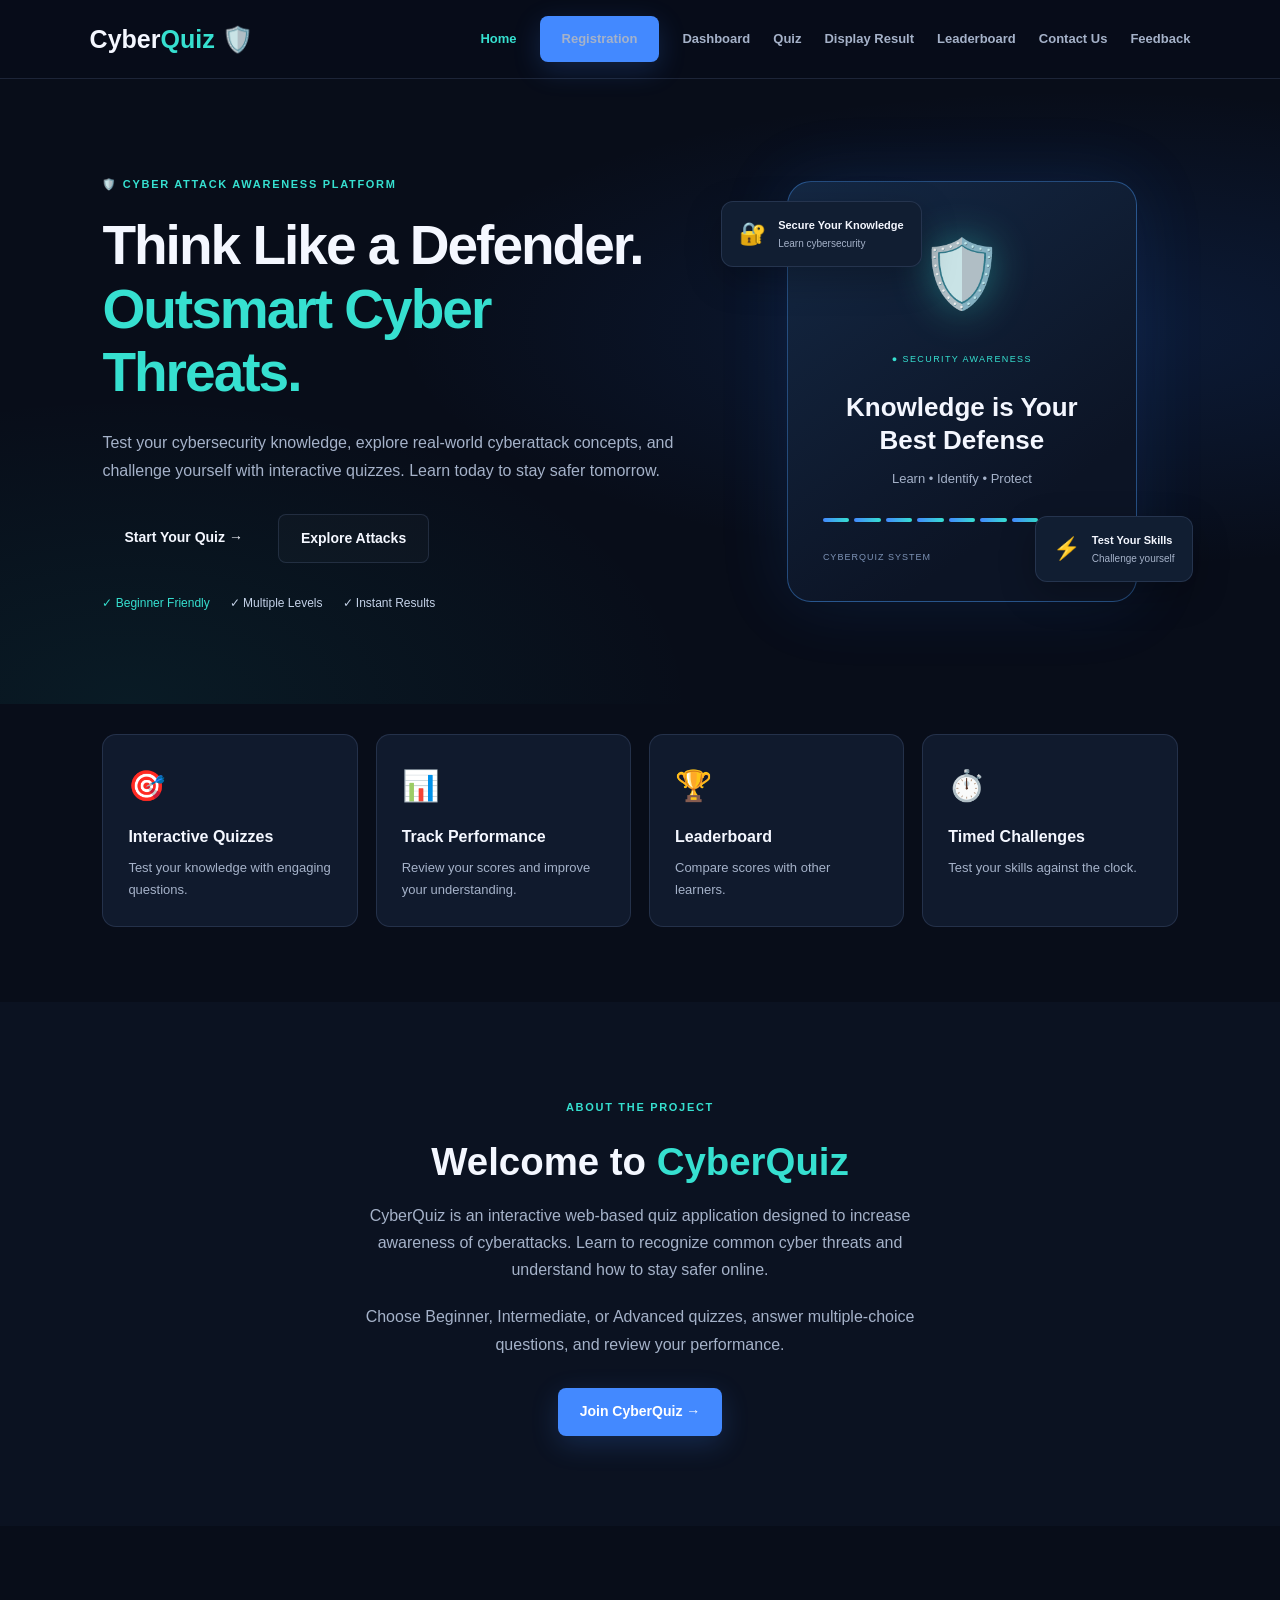
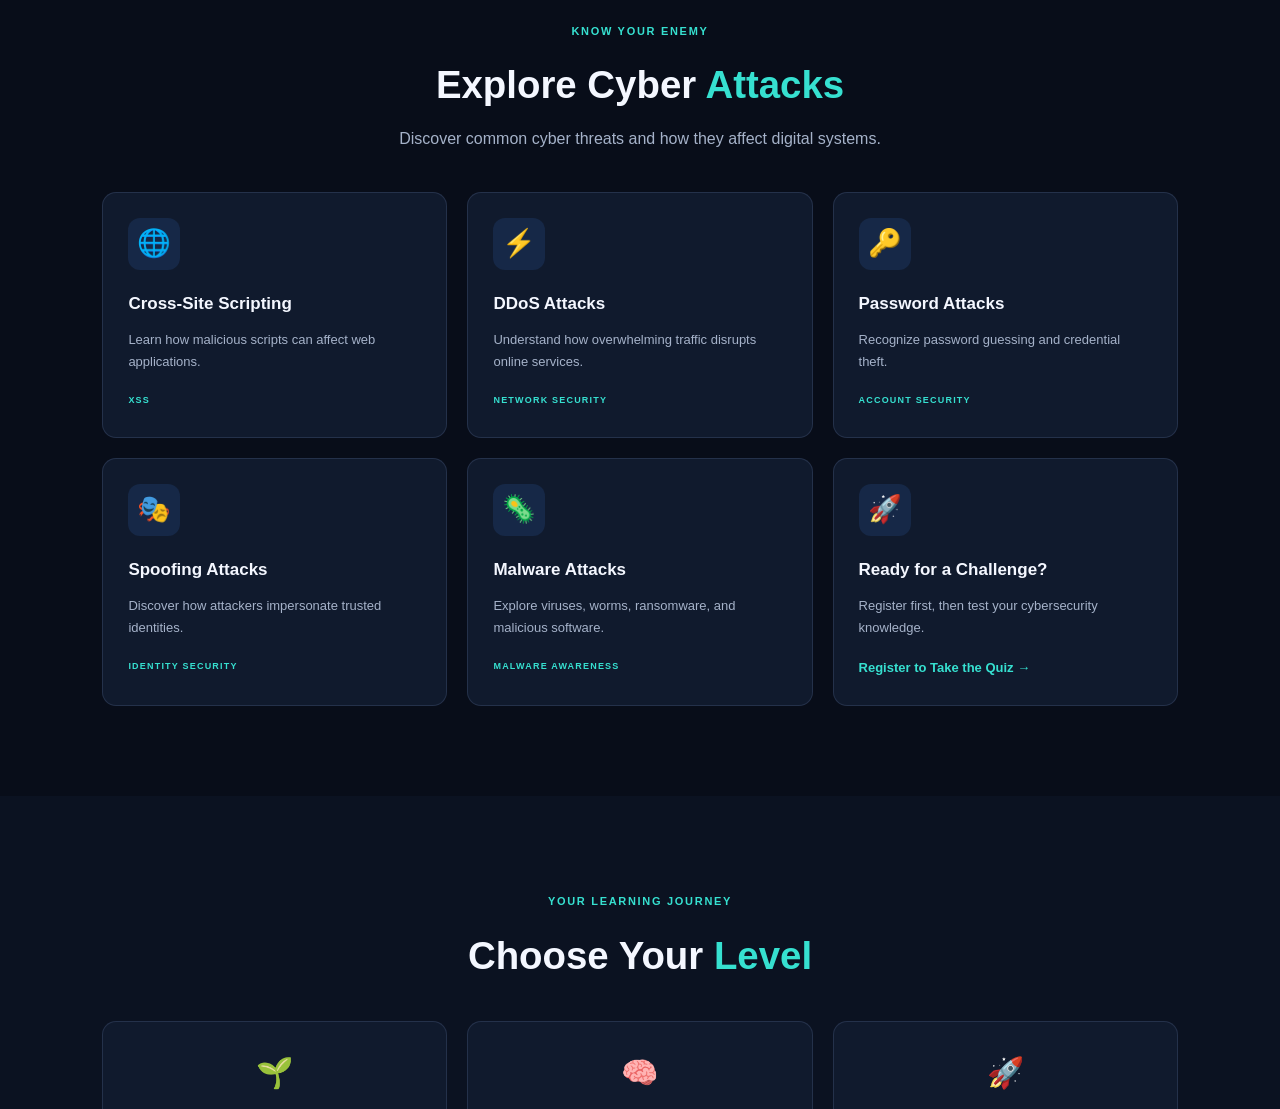
<file: index.html>
<!DOCTYPE html>
<html>
<head>
    <meta charset="UTF-8">
    <title>CyberQuiz</title>
    <meta http-equiv="refresh"
          content="0; url=Home%20page/home.html">
</head>
<body>
    <h1>Welcome to CyberQuiz!</h1>
    <a href="Home%20page/home.html">Open CyberQuiz</a>
    <a href="./Dashboard page/Dashboard.html">Dashboard</a>
<a href="./Result page/Result.html">Result</a>
<a href="Contact us/contact us.html">Contact Us</a>
</body>
</html>
</file>
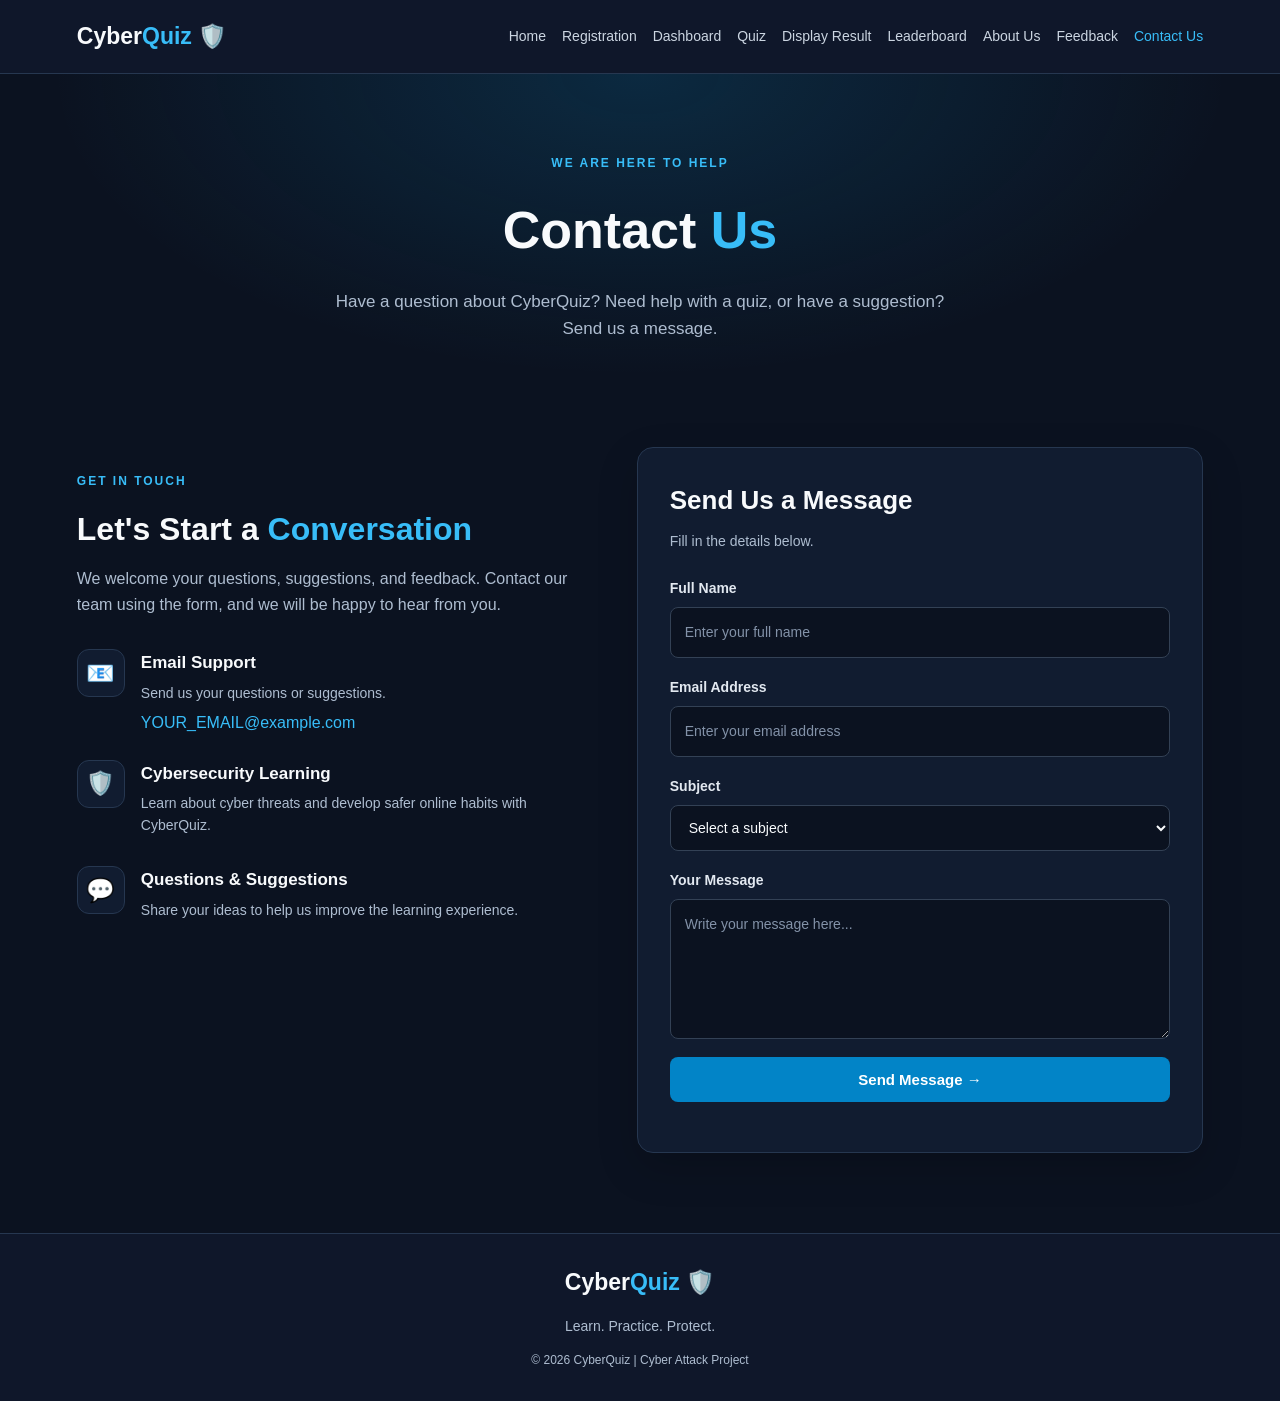
<file: Contact us/contact us.html>
<!DOCTYPE html>
<html lang="en">
<head>
  <meta charset="UTF-8">
  <meta name="viewport" content="width=device-width, initial-scale=1.0">

  <title>Contact Us | CyberQuiz</title>
  <link rel="stylesheet" href="contact us.css">
</head>

<body>

  <!-- Navigation Bar -->
  <header class="navbar">
    <a href="home.html" class="logo">
      Cyber<span>Quiz</span> 🛡️
    </a>

    <nav id="navLinks">
      <a href="home.html">Home</a>
      <a href="../Registration%20page/registration.html">Registration</a>
      <a href="../Dashboard%20page/Dashboard.html">Dashboard</a>
      <a href="../Quiz%20page/Quiz.html">Quiz</a>
      <a href="../Result%20page/Result.html">Display Result</a>
      <a href="../Learderboard%20page/leaderboard.html">Leaderboard</a>
      <a href="home.html#about">About Us</a>
      <a href="home.html#feedback">Feedback</a>
      <a href="contact us.html" class="active">Contact Us</a>
    </nav>

    <button class="menu-btn" id="menuBtn"
      aria-label="Toggle navigation"
      aria-expanded="false"
      type="button">☰</button>
  </header>

  <main>
    <!-- Contact Hero -->
    <section class="contact-hero">
      <span class="tag">WE ARE HERE TO HELP</span>
      <h1>Contact <span>Us</span></h1>
      <p>
        Have a question about CyberQuiz? Need help with a quiz,
        or have a suggestion? Send us a message.
      </p>
    </section>

    <!-- Contact Section -->
    <section class="contact-section">
      <div class="contact-container">

        <!-- Contact Information -->
        <div class="contact-info">
          <span class="tag">GET IN TOUCH</span>
          <h2>Let's Start a <span>Conversation</span></h2>

          <p>
            We welcome your questions, suggestions, and feedback.
            Contact our team using the form, and we will be happy
            to hear from you.
          </p>

          <div class="contact-item">
            <div class="contact-icon">📧</div>
            <div>
              <h3>Email Support</h3>
              <p>Send us your questions or suggestions.</p>
              <a href="mailto:YOUR_EMAIL@example.com">
                YOUR_EMAIL@example.com
              </a>
            </div>
          </div>

          <div class="contact-item">
            <div class="contact-icon">🛡️</div>
            <div>
              <h3>Cybersecurity Learning</h3>
              <p>
                Learn about cyber threats and develop safer
                online habits with CyberQuiz.
              </p>
            </div>
          </div>

          <div class="contact-item">
            <div class="contact-icon">💬</div>
            <div>
              <h3>Questions & Suggestions</h3>
              <p>
                Share your ideas to help us improve the learning
                experience.
              </p>
            </div>
          </div>
        </div>

        <!-- Contact Form -->
        <div class="contact-form-card">
          <h2>Send Us a Message</h2>
          <p class="form-description">
            Fill in the details below.
          </p>

          <form id="contactForm">
            <div class="form-group">
              <label for="contactName">Full Name</label>
              <input
                type="text"
                id="contactName"
                name="name"
                placeholder="Enter your full name"
                maxlength="80"
                autocomplete="name"
                required
              >
            </div>

            <div class="form-group">
              <label for="contactEmail">Email Address</label>
              <input
                type="email"
                id="contactEmail"
                name="email"
                placeholder="Enter your email address"
                autocomplete="email"
                required
              >
            </div>

            <div class="form-group">
              <label for="contactSubject">Subject</label>
              <select id="contactSubject" name="subject" required>
                <option value="">Select a subject</option>
                <option value="Quiz Help">Quiz Help</option>
                <option value="Registration Issue">Registration Issue</option>
                <option value="Technical Problem">Technical Problem</option>
                <option value="Suggestion">Suggestion</option>
                <option value="General Question">General Question</option>
              </select>
            </div>

            <div class="form-group">
              <label for="contactMessage">Your Message</label>
              <textarea
                id="contactMessage"
                name="message"
                rows="5"
                maxlength="2000"
                placeholder="Write your message here..."
                required
              ></textarea>
            </div>

            <button type="submit" class="submit-btn">
              Send Message →
            </button>

            <p id="contactStatus" role="status"
              aria-live="polite"></p>
          </form>
        </div>

      </div>
    </section>
  </main>

  <!-- Footer -->
  <footer class="footer">
    <a href="home.html" class="logo">
      Cyber<span>Quiz</span> 🛡️
    </a>

    <p>Learn. Practice. Protect.</p>

    <p class="copyright">
      © 2026 CyberQuiz | Cyber Attack Project
    </p>
  </footer>

  <script src="contact us.js"></script>
</body>
</html>
</file>
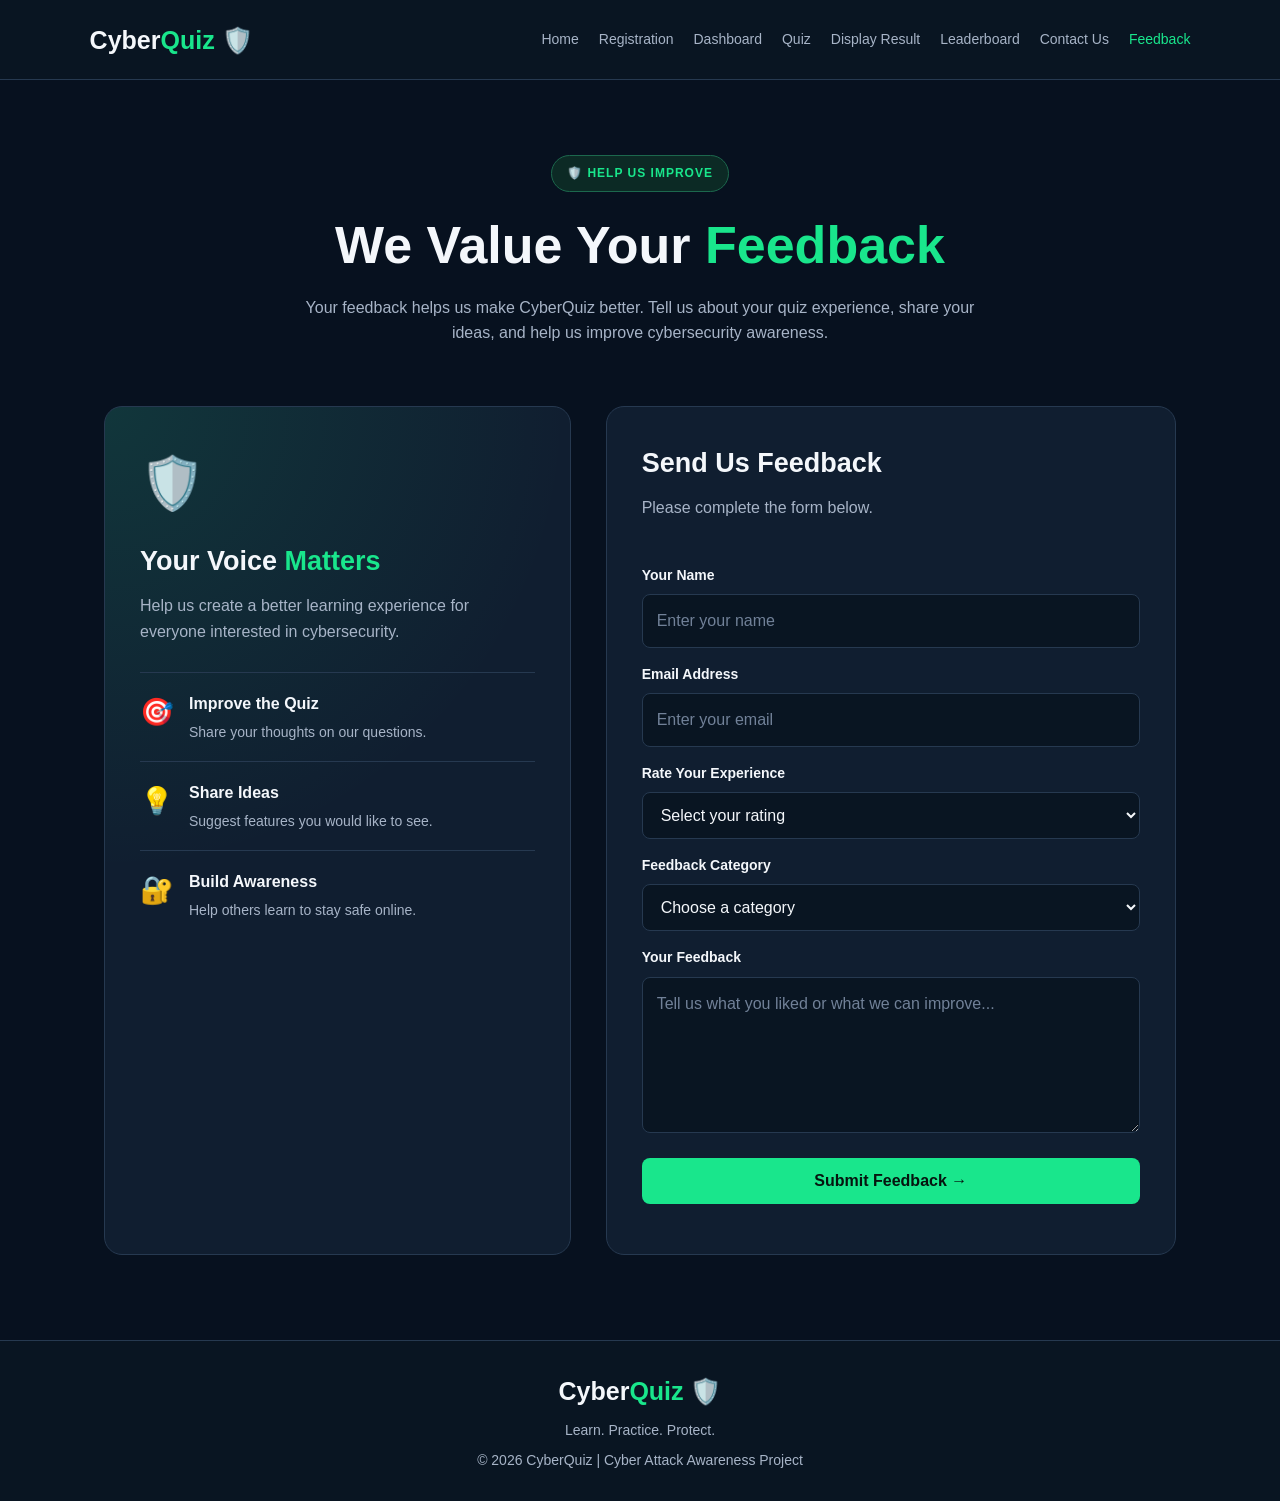
<file: Feedback page/feedback.html>
<!DOCTYPE html>
<html lang="en">
<head>
  <meta charset="UTF-8">
  <meta name="viewport" content="width=device-width, initial-scale=1.0">

  <title>CyberQuiz | Feedback</title>
  <link rel="stylesheet" href="feedback.css">
</head>

<body>

  <!-- Navigation Bar -->
  <header class="navbar">
    <a href="../Home%20page/home.html" class="logo">
      Cyber<span>Quiz</span> 🛡️
    </a>

    <nav>
      <a href="../Home%20page/home.html">Home</a>
      <a href="../Registration%20page/registration.html">Registration</a>
      <a href="../Dashboard%20page/Dashboard.html">Dashboard</a>
      <a href="../Quiz%20page/Quiz.html">Quiz</a>
      <a href="../Result%20page/Result.html">Display Result</a>
      <a href="../Learderboard%20page/leaderboard.html">Leaderboard</a>
      <a href="contact us.html">Contact Us</a>
      <a href="feedback.html" class="active">Feedback</a>
    </nav>
  </header>

  <main>
    <!-- Hero Section -->
    <section class="hero">
      <span class="tag">🛡️ HELP US IMPROVE</span>

      <h1>We Value Your <span>Feedback</span></h1>

      <p>
        Your feedback helps us make CyberQuiz better.
        Tell us about your quiz experience, share your ideas,
        and help us improve cybersecurity awareness.
      </p>
    </section>

    <!-- Feedback Form -->
    <section class="feedback-section">

      <div class="feedback-info">
        <div class="shield">🛡️</div>

        <h2>Your Voice <span>Matters</span></h2>

        <p>
          Help us create a better learning experience for
          everyone interested in cybersecurity.
        </p>

        <div class="info-item">
          <span>🎯</span>
          <div>
            <h3>Improve the Quiz</h3>
            <p>Share your thoughts on our questions.</p>
          </div>
        </div>

        <div class="info-item">
          <span>💡</span>
          <div>
            <h3>Share Ideas</h3>
            <p>Suggest features you would like to see.</p>
          </div>
        </div>

        <div class="info-item">
          <span>🔐</span>
          <div>
            <h3>Build Awareness</h3>
            <p>Help others learn to stay safe online.</p>
          </div>
        </div>
      </div>

      <div class="feedback-form">
        <h2>Send Us Feedback</h2>
        <p class="subtitle">Please complete the form below.</p>

        <form id="feedbackForm">

          <label for="name">Your Name</label>
          <input
            type="text"
            id="name"
            name="name"
            placeholder="Enter your name"
            required
          >

          <label for="email">Email Address</label>
          <input
            type="email"
            id="email"
            name="email"
            placeholder="Enter your email"
            required
          >

          <label for="rating">Rate Your Experience</label>
          <select id="rating" name="rating" required>
            <option value="">Select your rating</option>
            <option value="5">⭐⭐⭐⭐⭐ Excellent</option>
            <option value="4">⭐⭐⭐⭐ Very Good</option>
            <option value="3">⭐⭐⭐ Good</option>
            <option value="2">⭐⭐ Fair</option>
            <option value="1">⭐ Needs Improvement</option>
          </select>

          <label for="category">Feedback Category</label>
          <select id="category" name="category" required>
            <option value="">Choose a category</option>
            <option value="Quiz Questions">Quiz Questions</option>
            <option value="Website Design">Website Design</option>
            <option value="Results and Scores">Results and Scores</option>
            <option value="Technical Issue">Technical Issue</option>
            <option value="Suggestions">Suggestions</option>
            <option value="Other">Other</option>
          </select>

          <label for="message">Your Feedback</label>
          <textarea
            id="message"
            name="message"
            rows="5"
            placeholder="Tell us what you liked or what we can improve..."
            required
          ></textarea>

          <button type="submit" class="submit-btn">
            Submit Feedback →
          </button>

          <p id="feedbackMessage" role="status"></p>
        </form>
      </div>

    </section>
  </main>

  <!-- Footer -->
  <footer>
    <a href="../Home%20page/home.html" class="logo">
      Cyber<span>Quiz</span> 🛡️
    </a>

    <p>Learn. Practice. Protect.</p>
    <p>© 2026 CyberQuiz | Cyber Attack Awareness Project</p>
  </footer>

  <script src="feedback.js"></script>
</body>
</html>
</file>
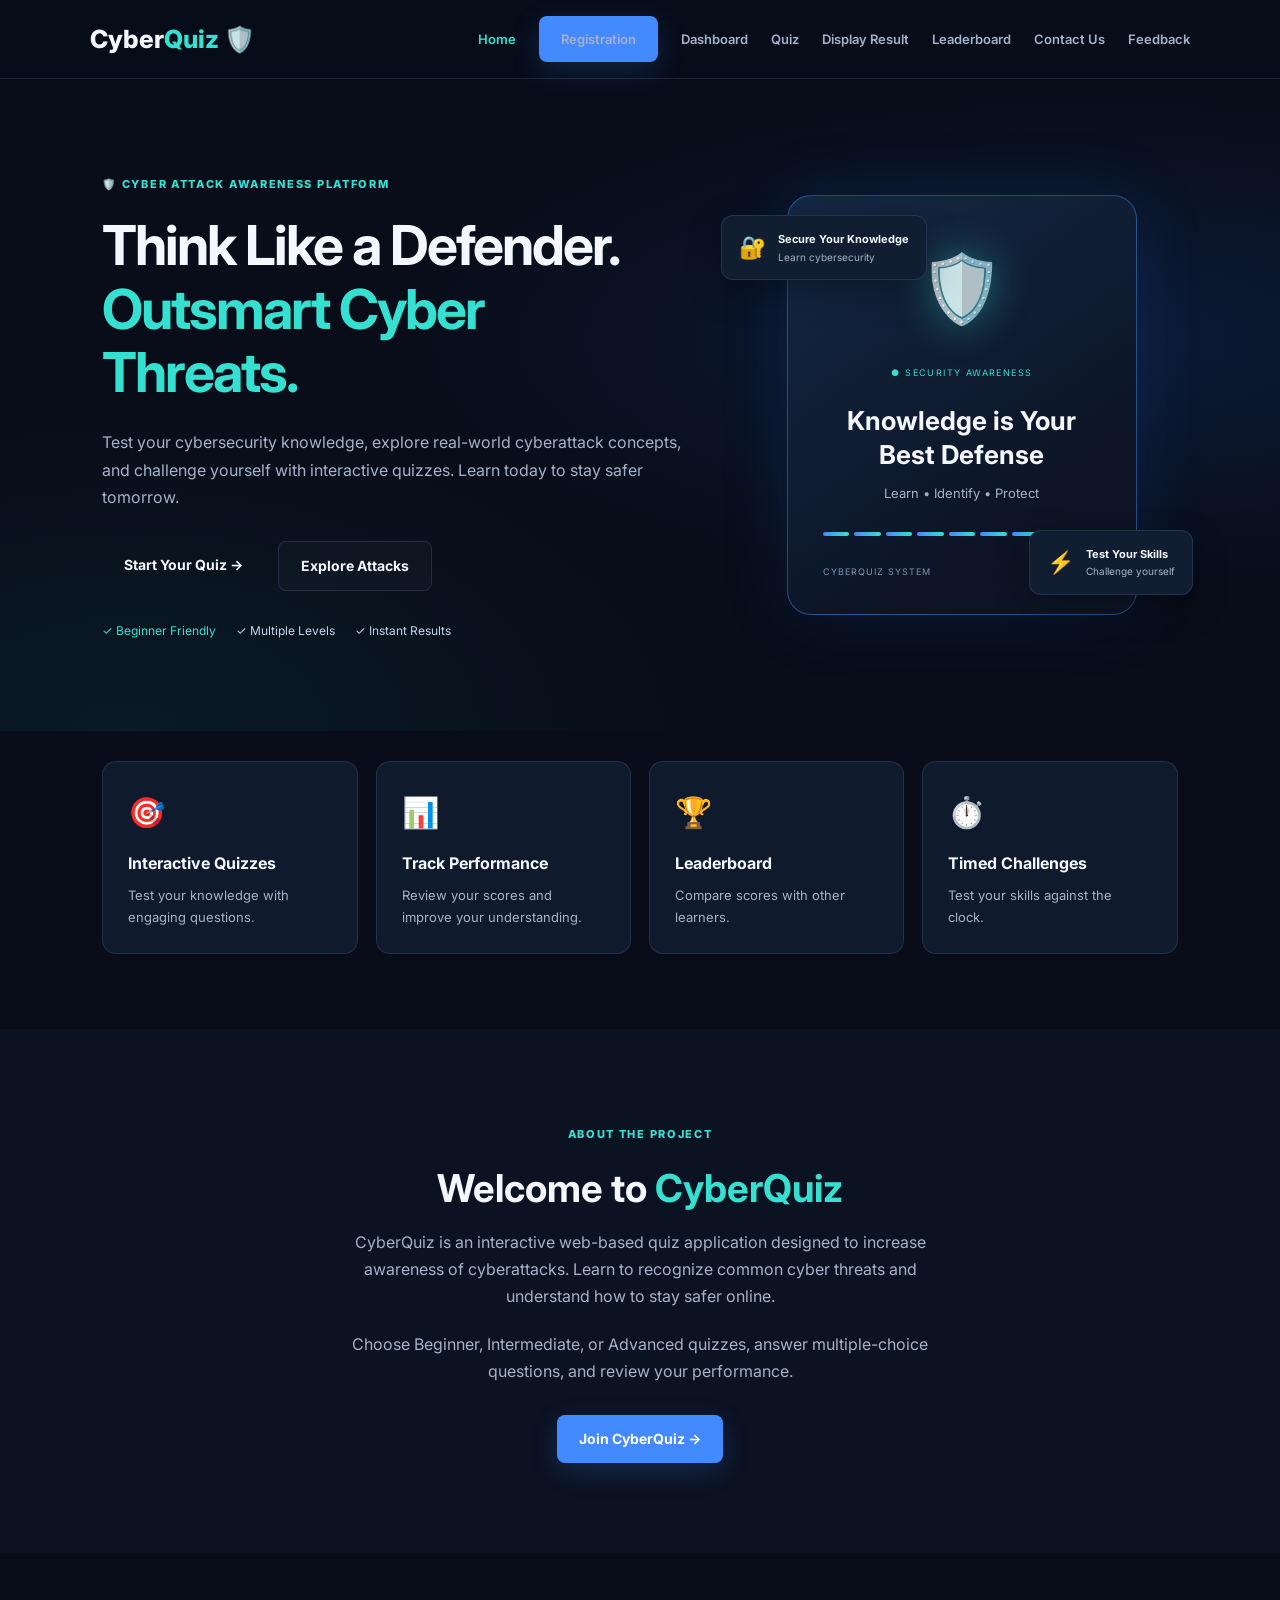
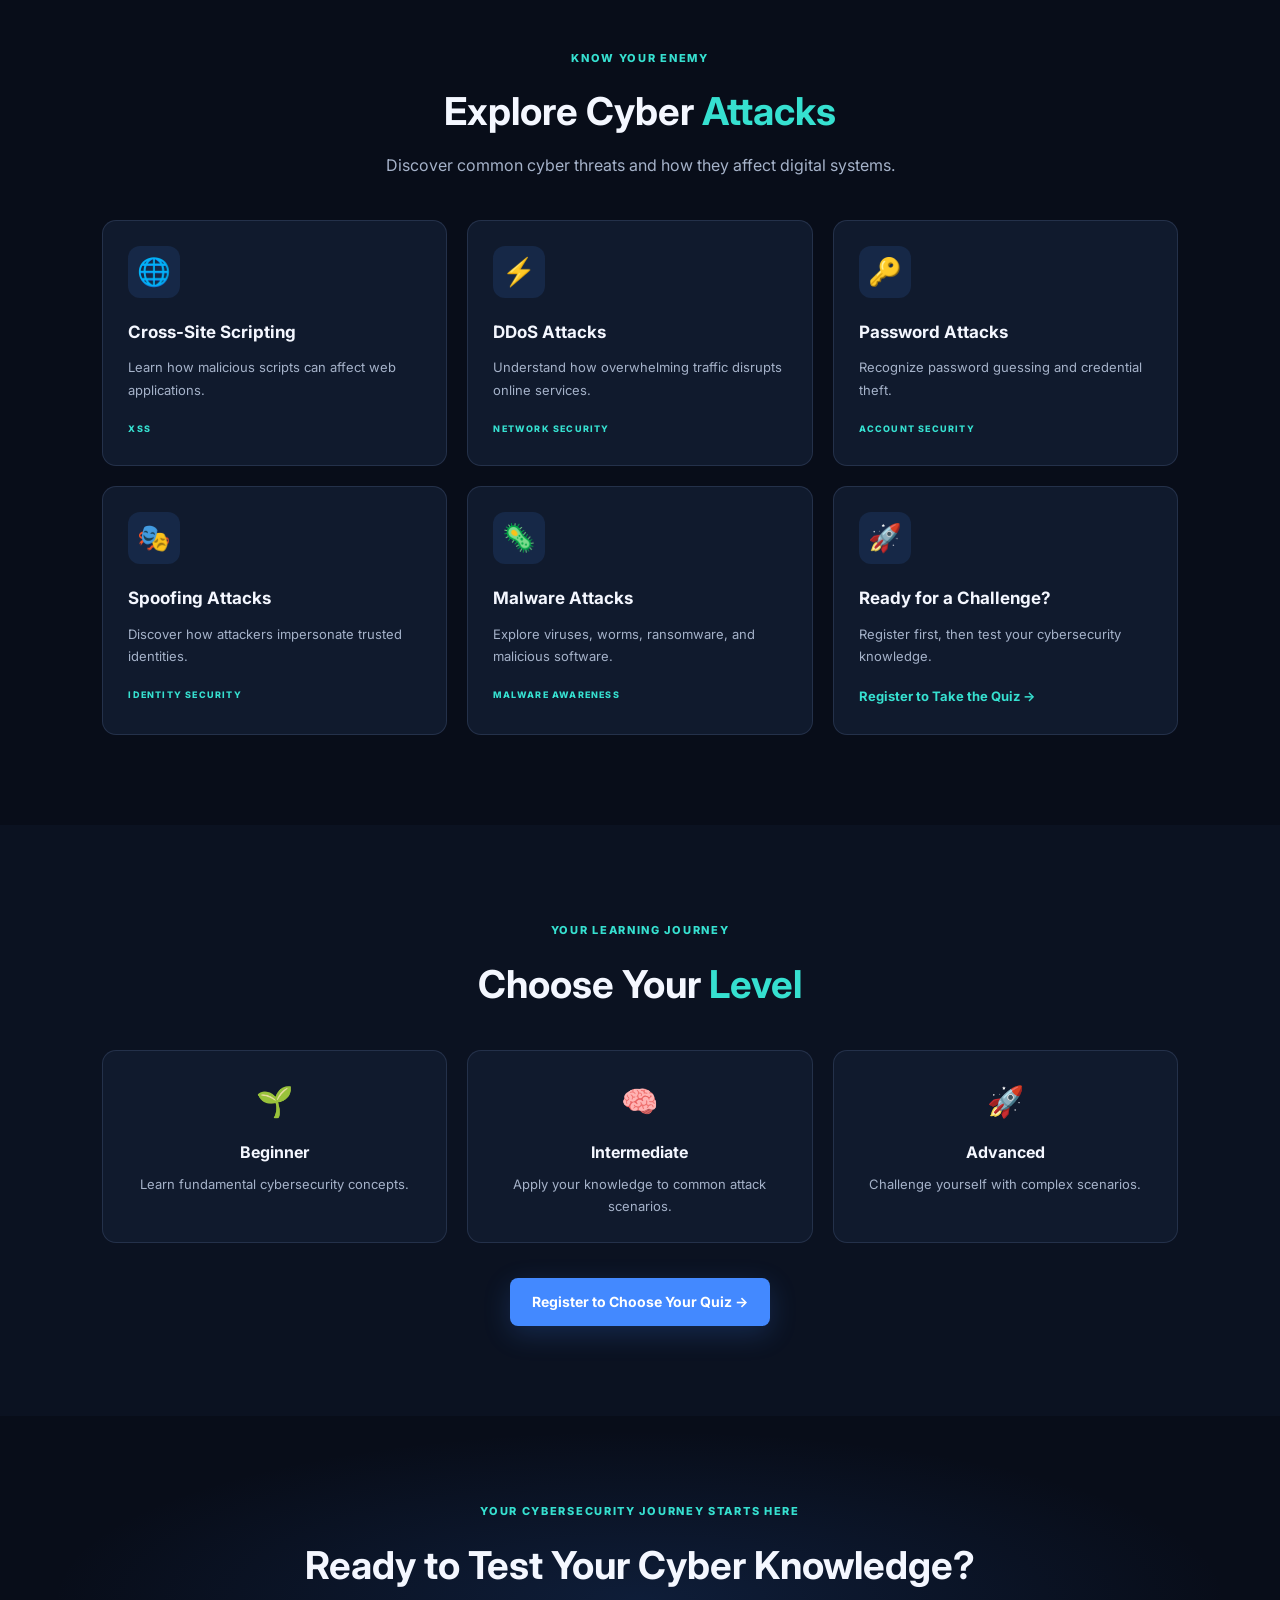
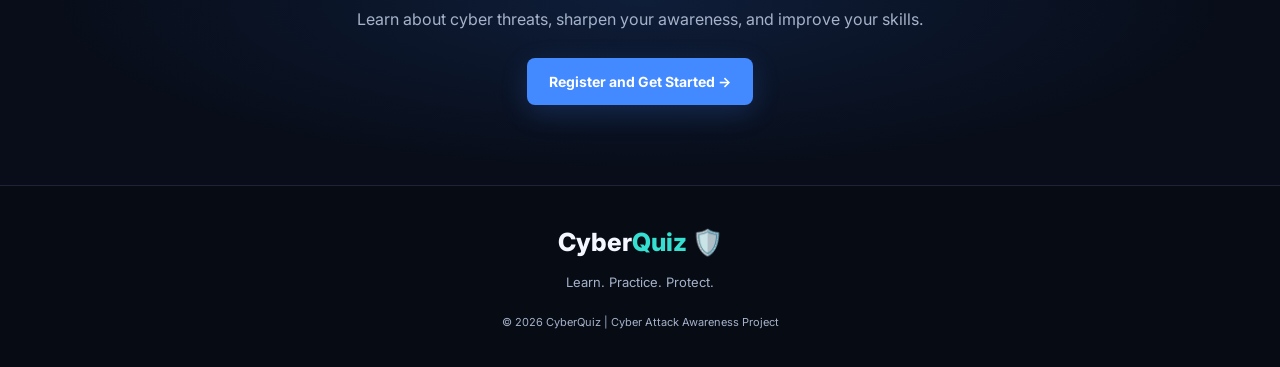
<file: Home page/home.html>
<!DOCTYPE html>
<html lang="en">
<head>
  <meta charset="UTF-8">
  <meta name="viewport" content="width=device-width, initial-scale=1.0">

  <title>CyberQuiz | Cyber Attack Awareness</title>
  <link rel="stylesheet" href="home.css">
</head>

<body>

  <!-- Navigation Bar -->
  <header class="navbar">
    <a href="home.html" class="logo">
      Cyber<span>Quiz</span> 🛡️
    </a>

    <nav id="navLinks">
      <a href="home.html" class="active">Home</a>
      <a href="../Registration%20page/registration.html"
   class="btn primary">
  Registration
</a>
      <a href="../Dashboard%20page/Dashboard.html">Dashboard</a>
      <a href="../Quiz%20page/Quiz.html">Quiz</a>
      <a href="../Result%20page/Result.html">Display Result</a>
      <a href="../Learderboard%20page/leaderboard.html">Leaderboard</a>
    <a href="../Contact us/contact us.html">Contact Us</a>
     <a href="../Feedback%20page/feedback.html">
    Feedback
  </a>
    </nav>

    <button
      class="menu-btn"
      id="menuBtn"
      aria-label="Toggle navigation"
      aria-expanded="false"
      type="button">
      ☰
    </button>
  </header>

  <main>

    <!-- Hero Section -->
    <section class="hero">
      <div class="hero-content">

        <span class="tag">
          🛡️ CYBER ATTACK AWARENESS PLATFORM
        </span>

        <h1>
          Think Like a Defender.<br>
          <span>Outsmart Cyber Threats.</span>
        </h1>

        <p>
          Test your cybersecurity knowledge, explore real-world
          cyberattack concepts, and challenge yourself with
          interactive quizzes. Learn today to stay safer tomorrow.
        </p>
       
<div class="hero-buttons">
    <a href="../Registration%20page/registration.html"
       class="btn btn-primary">
        Start Your Quiz →
    </a>

    <a href="#attacks" class="btn secondary">
        Explore Attacks
    </a>
</div>

        <div class="hero-points">
          <span>✓ Beginner Friendly</span>
          <span>✓ Multiple Levels</span>
          <span>✓ Instant Results</span>
        </div>

      </div>

      <!-- Hero Visual -->
      <div class="hero-visual">
        <div class="security-card">
          <div class="security-icon">🛡️</div>
          <span class="status">● SECURITY AWARENESS</span>

          <h2>Knowledge is Your<br>Best Defense</h2>
          <p>Learn • Identify • Protect</p>

          <div class="security-line">
            <span></span><span></span><span></span>
            <span></span><span></span><span></span>
            <span></span><span></span><span></span>
          </div>

          <div class="security-footer">
            <span>CYBERQUIZ SYSTEM</span>
            <span>01 / 05</span>
          </div>
        </div>

        <div class="floating-card card-one">
          🔐
          <div>
            <strong>Secure Your Knowledge</strong>
            <small>Learn cybersecurity</small>
          </div>
        </div>

        <div class="floating-card card-two">
          ⚡
          <div>
            <strong>Test Your Skills</strong>
            <small>Challenge yourself</small>
          </div>
        </div>
      </div>
    </section>

    <!-- Features Section -->
    <section class="features">
      <article class="feature">
        <span>🎯</span>
        <h3>Interactive Quizzes</h3>
        <p>Test your knowledge with engaging questions.</p>
      </article>

      <article class="feature">
        <span>📊</span>
        <h3>Track Performance</h3>
        <p>Review your scores and improve your understanding.</p>
      </article>

      <article class="feature">
        <span>🏆</span>
        <h3>Leaderboard</h3>
        <p>Compare scores with other learners.</p>
      </article>

      <article class="feature">
        <span>⏱️</span>
        <h3>Timed Challenges</h3>
        <p>Test your skills against the clock.</p>
      </article>
    </section>

    <!-- About Section -->
    <section class="about section" id="about">
      <span class="tag">ABOUT THE PROJECT</span>

      <h2>Welcome to <span>CyberQuiz</span></h2>

      <p>
        CyberQuiz is an interactive web-based quiz application
        designed to increase awareness of cyberattacks. Learn to
        recognize common cyber threats and understand how to stay
        safer online.
      </p>

      <p>
        Choose Beginner, Intermediate, or Advanced quizzes, answer
        multiple-choice questions, and review your performance.
      </p>

      <a href="register.html" class="btn primary">
        Join CyberQuiz →
      </a>
    </section>

    <!-- Cyber Attacks Section -->
    <section class="attacks section" id="attacks">
      <div class="section-heading">
        <span class="tag">KNOW YOUR ENEMY</span>
        <h2>Explore Cyber <span>Attacks</span></h2>
        <p>
          Discover common cyber threats and how they affect
          digital systems.
        </p>
      </div>

      <div class="attack-grid">
        <article class="attack-card">
          <div class="attack-icon">🌐</div>
          <h3>Cross-Site Scripting</h3>
          <p>Learn how malicious scripts can affect web applications.</p>
          <span class="attack-label">XSS</span>
        </article>

        <article class="attack-card">
          <div class="attack-icon">⚡</div>
          <h3>DDoS Attacks</h3>
          <p>Understand how overwhelming traffic disrupts online services.</p>
          <span class="attack-label">NETWORK SECURITY</span>
        </article>

        <article class="attack-card">
          <div class="attack-icon">🔑</div>
          <h3>Password Attacks</h3>
          <p>Recognize password guessing and credential theft.</p>
          <span class="attack-label">ACCOUNT SECURITY</span>
        </article>

        <article class="attack-card">
          <div class="attack-icon">🎭</div>
          <h3>Spoofing Attacks</h3>
          <p>Discover how attackers impersonate trusted identities.</p>
          <span class="attack-label">IDENTITY SECURITY</span>
        </article>

        <article class="attack-card">
          <div class="attack-icon">🦠</div>
          <h3>Malware Attacks</h3>
          <p>Explore viruses, worms, ransomware, and malicious software.</p>
          <span class="attack-label">MALWARE AWARENESS</span>
        </article>

        <article class="attack-card challenge-card">
          <div class="attack-icon">🚀</div>
          <h3>Ready for a Challenge?</h3>
          <p>
            Register first, then test your cybersecurity knowledge.
          </p>
          <a href="register.html">Register to Take the Quiz →</a>
        </article>
      </div>
    </section>

    <!-- Quiz Levels Section -->
    <section class="levels section">
      <div class="section-heading">
        <span class="tag">YOUR LEARNING JOURNEY</span>
        <h2>Choose Your <span>Level</span></h2>
      </div>

      <div class="level-grid">
        <article class="level-card">
          <span>🌱</span>
          <h3>Beginner</h3>
          <p>Learn fundamental cybersecurity concepts.</p>
        </article>

        <article class="level-card">
          <span>🧠</span>
          <h3>Intermediate</h3>
          <p>Apply your knowledge to common attack scenarios.</p>
        </article>

        <article class="level-card">
          <span>🚀</span>
          <h3>Advanced</h3>
          <p>Challenge yourself with complex scenarios.</p>
        </article>
      </div>

      <div class="center">
        <a href="register.html" class="btn primary">
          Register to Choose Your Quiz →
        </a>
      </div>
    </section>

    <!-- Call To Action -->
    <section class="cta">
      <span class="tag">
        YOUR CYBERSECURITY JOURNEY STARTS HERE
      </span>

      <h2>Ready to Test Your Cyber Knowledge?</h2>

      <p>
        Learn about cyber threats, sharpen your awareness,
        and improve your skills.
      </p>

      <a href="register.html" class="btn primary">
        Register and Get Started →
      </a>
    </section>

  </main>

  <!-- Footer -->
  <footer>
    <a href="home.html" class="logo">
      Cyber<span>Quiz</span> 🛡️
    </a>

    <p>Learn. Practice. Protect.</p>

    <p class="copyright">
      © 2026 CyberQuiz | Cyber Attack Awareness Project
    </p>
  </footer>

  <script src="home.js"></script>

</body>
</html>
</file>
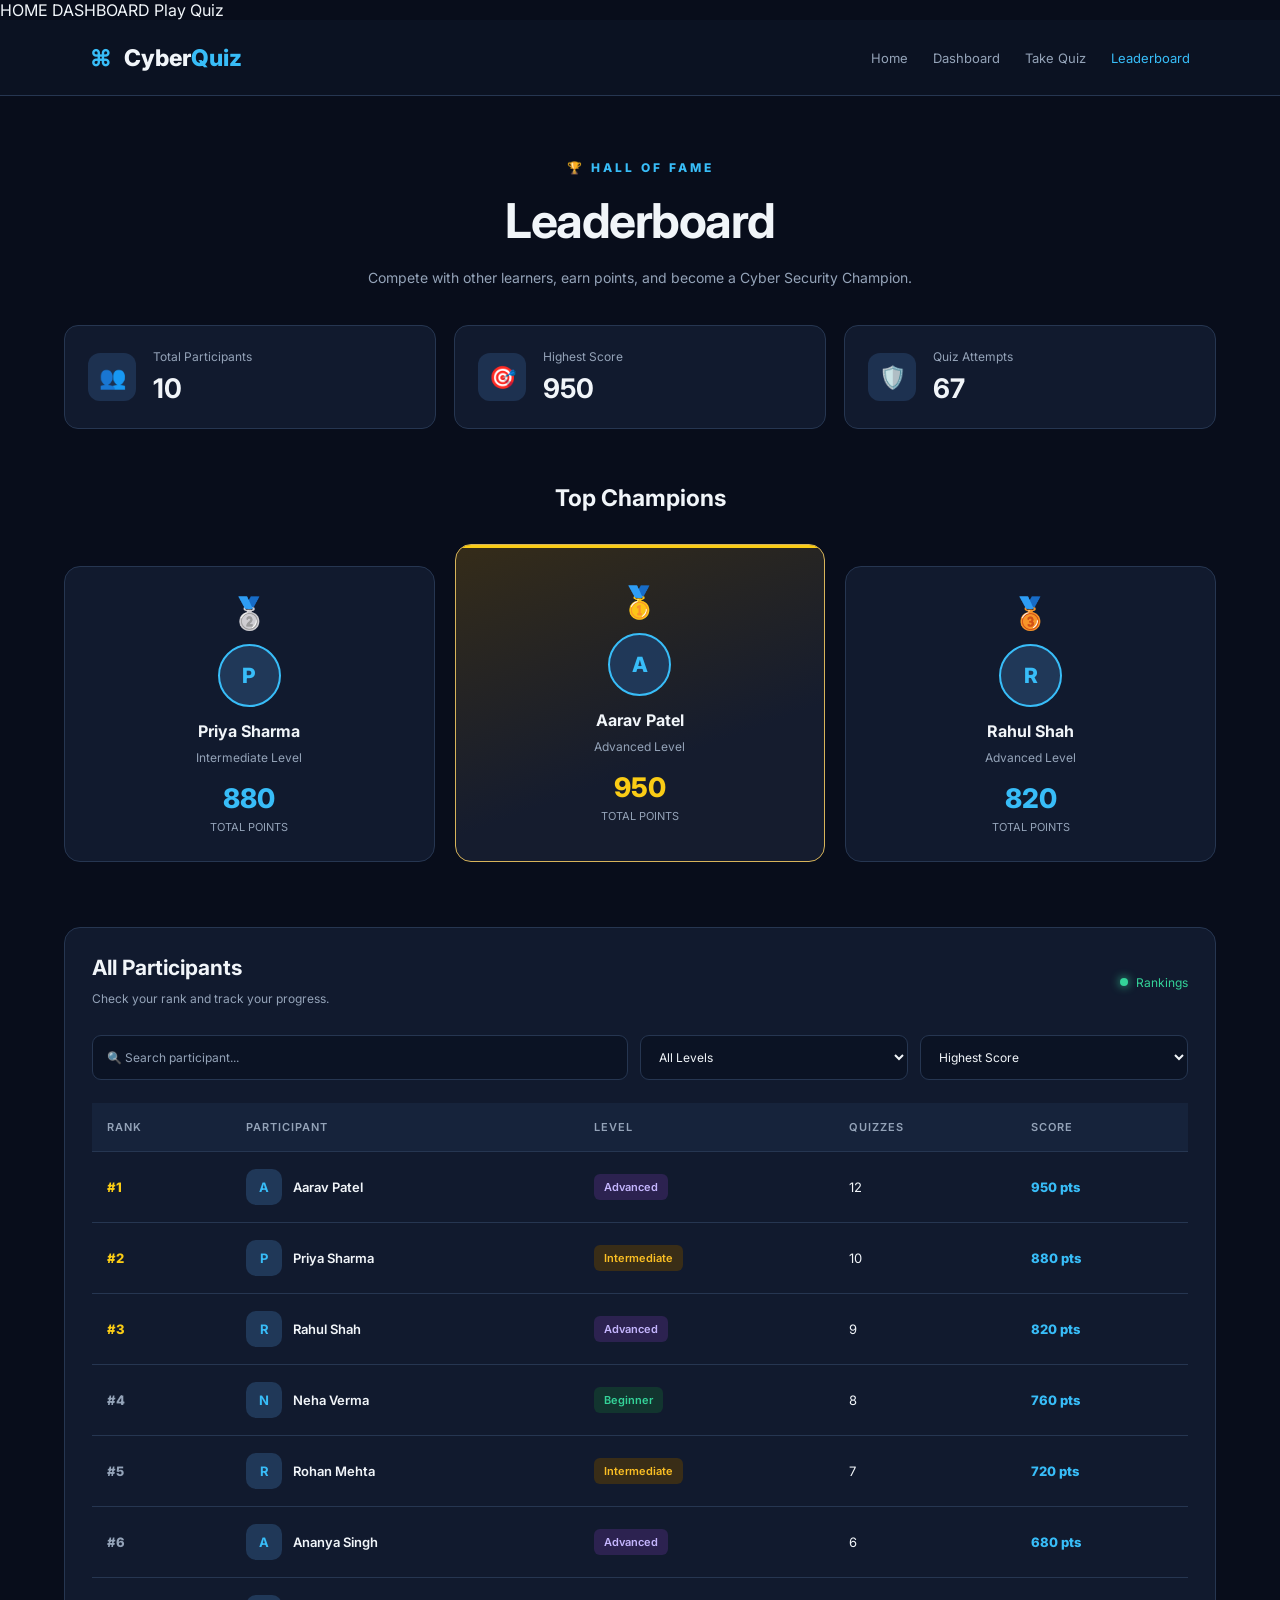
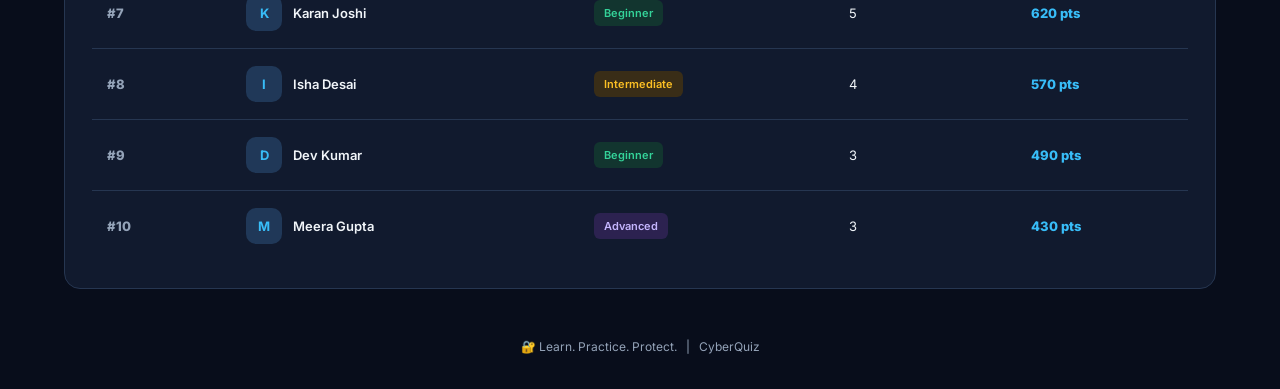
<file: Learderboard page/leaderboard.html>
<!DOCTYPE html>
<html lang="en">
<head>
  <meta charset="UTF-8">
  <meta name="viewport" content="width=device-width, initial-scale=1.0">
  <title>CyberQuiz | Leaderboard</title>
  <link rel="stylesheet" href="leaderboard.css">
</head>
<body>
<a href="../Home page/home.html">HOME</a>
<a href="../Dashboard page/Dashboard.html">DASHBOARD</a>
<a href="../Quiz page/Quiz.html">Play Quiz</a>
  <header class="navbar">
    <a href="index.html" class="logo">
      <span class="logo-icon">⌘</span> Cyber<span>Quiz</span>
    </a>

    <nav>
      <a href="index.html">Home</a>
      <a href="dashboard.html">Dashboard</a>
      <a href="quiz.html">Take Quiz</a>
      <a href="leaderboard.html" class="active">Leaderboard</a>
    </nav>
  </header>

  <main class="container">

    <section class="page-heading">
      <span class="eyebrow">🏆 HALL OF FAME</span>
      <h1>Leaderboard</h1>
      <p>
        Compete with other learners, earn points, and become a
        Cyber Security Champion.
      </p>
    </section>

    <section class="stats">
      <div class="stat-card">
        <span class="stat-icon">👥</span>
        <div>
          <p>Total Participants</p>
          <h2 id="totalPlayers">0</h2>
        </div>
      </div>

      <div class="stat-card">
        <span class="stat-icon">🎯</span>
        <div>
          <p>Highest Score</p>
          <h2 id="highestScore">0</h2>
        </div>
      </div>

      <div class="stat-card">
        <span class="stat-icon">🛡️</span>
        <div>
          <p>Quiz Attempts</p>
          <h2 id="totalAttempts">0</h2>
        </div>
      </div>
    </section>

    <section class="winners-section">
      <h2 class="section-title">Top Champions</h2>

      <div class="podium" id="podium">
        <!-- Top three players are added using JavaScript -->
      </div>
    </section>

    <section class="ranking-section">
      <div class="ranking-heading">
        <div>
          <h2>All Participants</h2>
          <p>Check your rank and track your progress.</p>
        </div>
        <span class="live-label">
          <span class="live-dot"></span> Rankings
        </span>
      </div>

      <div class="filters">
        <input
          type="search"
          id="searchInput"
          placeholder="🔍 Search participant..."
          aria-label="Search participants"
        >

        <select id="levelFilter" aria-label="Filter by difficulty">
          <option value="All">All Levels</option>
          <option value="Beginner">Beginner</option>
          <option value="Intermediate">Intermediate</option>
          <option value="Advanced">Advanced</option>
        </select>

        <select id="sortFilter" aria-label="Sort participants">
          <option value="highest">Highest Score</option>
          <option value="lowest">Lowest Score</option>
          <option value="name">Name A–Z</option>
        </select>
      </div>

      <div class="table-wrapper">
        <table>
          <thead>
            <tr>
              <th>Rank</th>
              <th>Participant</th>
              <th>Level</th>
              <th>Quizzes</th>
              <th>Score</th>
            </tr>
          </thead>

          <tbody id="leaderboardBody">
            <!-- Participant rows are added using JavaScript -->
          </tbody>
        </table>
      </div>

      <p id="emptyMessage" class="empty-message" hidden>
        No participants found. Try another search or filter.
      </p>
    </section>

    <p class="footer-note">
      🔐 Learn. Practice. Protect. &nbsp; | &nbsp; CyberQuiz
    </p>

  </main>

  <script src="leaderboard.js"></script>
</body>
</html>
</file>
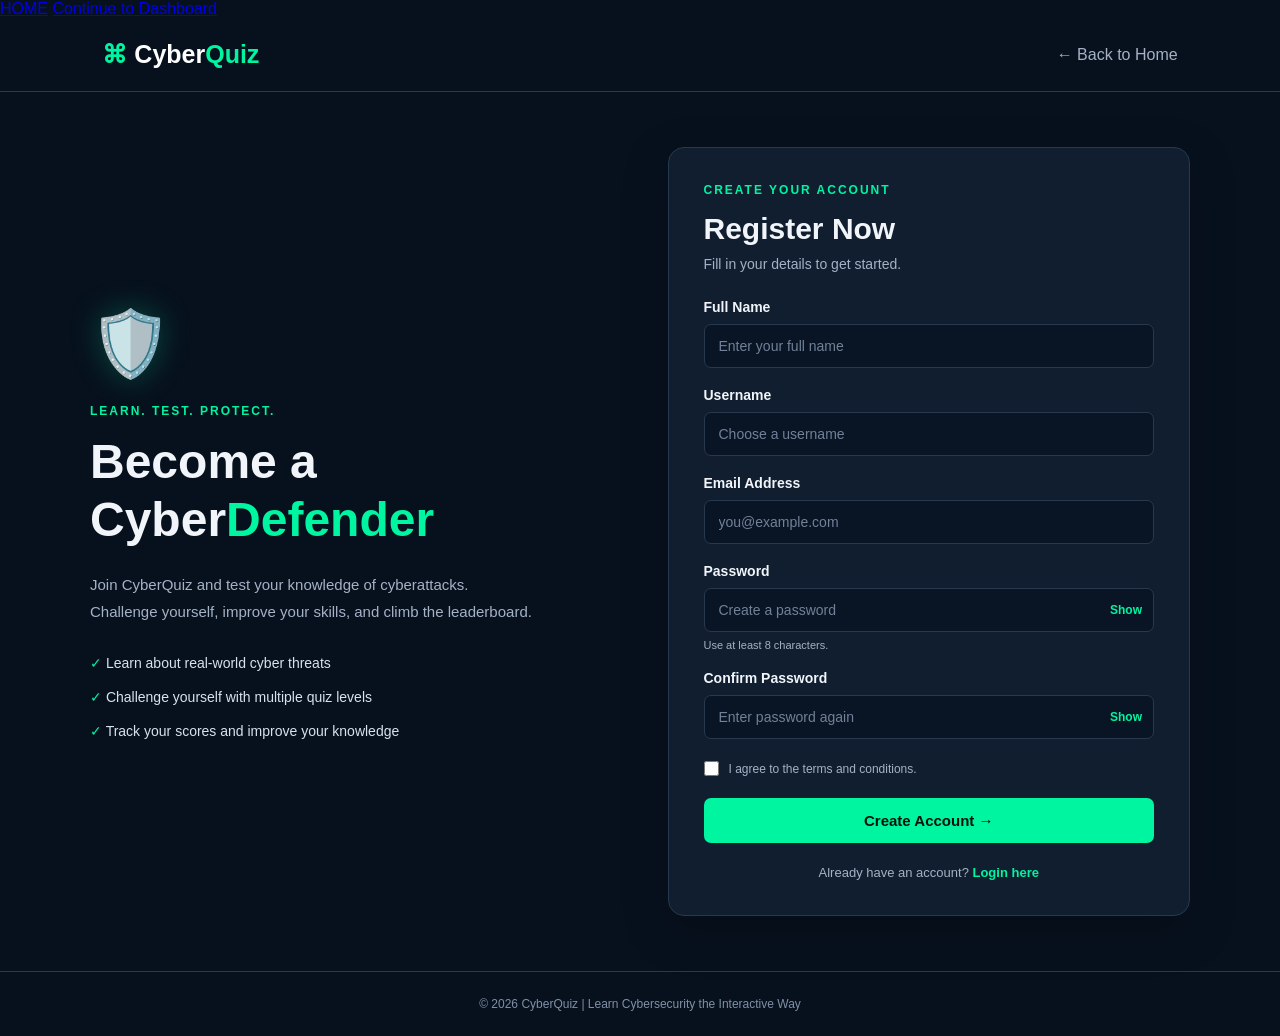
<file: Registration page/registration.html>
<!DOCTYPE html>
<html lang="en">
<head>
    <meta charset="UTF-8">
    <meta name="viewport" content="width=device-width, initial-scale=1.0">
    <title>Register | CyberQuiz</title>
    <link rel="stylesheet" href="registration.css">
</head>
<body>
<a href="../Home page/home.html">HOME</a>
<a href="../Dashboard page/Dashboard.html">Continue to Dashboard</a>
    <header class="navbar">
        <a href="index.html" class="logo">
            <span class="logo-icon">⌘</span> Cyber<span>Quiz</span>
        </a>

        <a href="index.html" class="home-link">← Back to Home</a>
    </header>

    <main class="register-container">

        <section class="register-info">
            <div class="shield">🛡️</div>
            <p class="tagline">LEARN. TEST. PROTECT.</p>

            <h1>Become a Cyber<span>Defender</span></h1>

            <p class="description">
                Join CyberQuiz and test your knowledge of cyberattacks.
                Challenge yourself, improve your skills, and climb the
                leaderboard.
            </p>

            <div class="features">
                <p>✓ Learn about real-world cyber threats</p>
                <p>✓ Challenge yourself with multiple quiz levels</p>
                <p>✓ Track your scores and improve your knowledge</p>
            </div>
        </section>

        <section class="form-card">
            <div class="form-heading">
                <p class="small-title">CREATE YOUR ACCOUNT</p>
                <h2>Register Now</h2>
                <p>Fill in your details to get started.</p>
            </div>

            <form id="registerForm">

                <div class="form-group">
                    <label for="fullname">Full Name</label>
                    <input
                        type="text"
                        id="fullname"
                        placeholder="Enter your full name"
                        autocomplete="name"
                        required
                    >
                </div>

                <div class="form-group">
                    <label for="username">Username</label>
                    <input
                        type="text"
                        id="username"
                        placeholder="Choose a username"
                        autocomplete="username"
                        minlength="3"
                        maxlength="20"
                        pattern="[A-Za-z0-9_]+"
                        title="Use letters, numbers, and underscores only."
                        required
                    >
                </div>

                <div class="form-group">
                    <label for="email">Email Address</label>
                    <input
                        type="email"
                        id="email"
                        placeholder="you@example.com"
                        autocomplete="email"
                        required
                    >
                </div>

                <div class="form-group">
                    <label for="password">Password</label>
                    <div class="password-wrapper">
                        <input
                            type="password"
                            id="password"
                            placeholder="Create a password"
                            autocomplete="new-password"
                            minlength="8"
                            required
                        >
                        <button type="button" class="toggle-password"
                            data-target="password"
                            aria-label="Show password">Show</button>
                    </div>
                    <small>Use at least 8 characters.</small>
                </div>

                <div class="form-group">
                    <label for="confirmPassword">Confirm Password</label>
                    <div class="password-wrapper">
                        <input
                            type="password"
                            id="confirmPassword"
                            placeholder="Enter password again"
                            autocomplete="new-password"
                            required
                        >
                        <button type="button" class="toggle-password"
                            data-target="confirmPassword"
                            aria-label="Show confirm password">Show</button>
                    </div>
                </div>

                <label class="terms">
                    <input type="checkbox" id="terms" required>
                    <span>I agree to the terms and conditions.</span>
                </label>

                <p id="message" class="message" role="status"
                   aria-live="polite"></p>

                <button type="submit" class="register-btn">
                    Create Account →
                </button>

                <p class="login-text">
                    Already have an account?
                    <a href="login.html">Login here</a>
                </p>

            </form>
        </section>

    </main>

    <footer>
        <p>© 2026 CyberQuiz | Learn Cybersecurity the Interactive Way</p>
    </footer>

    <script src="registration.js"></script>
</body>
</html>
</file>
<file: Contact us/contact us.css>
/* General */
* {
  box-sizing: border-box;
}

html {
  scroll-behavior: smooth;
}

body {
  margin: 0;
  font-family: Arial, sans-serif;
  color: #e2e8f0;
  background: #0b1220;
  line-height: 1.6;
}

a {
  color: inherit;
}

/* Navigation */
.navbar {
  display: flex;
  align-items: center;
  justify-content: space-between;
  gap: 20px;
  padding: 18px 6%;
  background: #0f172a;
  border-bottom: 1px solid #263750;
}

.logo {
  color: #f8fafc;
  text-decoration: none;
  font-size: 23px;
  font-weight: bold;
  white-space: nowrap;
}

.logo span,
.contact-hero h1 span,
.contact-info h2 span {
  color: #38bdf8;
}

#navLinks {
  display: flex;
  align-items: center;
  justify-content: flex-end;
  flex-wrap: wrap;
  gap: 16px;
}

#navLinks a {
  color: #cbd5e1;
  text-decoration: none;
  font-size: 14px;
  transition: color 0.2s;
}

#navLinks a:hover,
#navLinks a.active {
  color: #38bdf8;
}

.menu-btn {
  display: none;
  padding: 6px 10px;
  border: 1px solid #334155;
  border-radius: 6px;
  background: #111c30;
  color: white;
  font-size: 24px;
  cursor: pointer;
}

/* Contact Hero */
.contact-hero {
  padding: 75px 20px 60px;
  text-align: center;
  background:
    radial-gradient(
      ellipse at top,
      rgba(14, 165, 233, 0.16),
      transparent 65%
    ),
    #0b1220;
}

.tag {
  display: inline-block;
  color: #38bdf8;
  font-size: 12px;
  font-weight: bold;
  letter-spacing: 2px;
}

.contact-hero h1 {
  margin: 15px 0;
  color: #f8fafc;
  font-size: clamp(36px, 5vw, 52px);
}

.contact-hero p {
  max-width: 650px;
  margin: auto;
  color: #aebdd0;
  font-size: 17px;
}

/* Contact Content */
.contact-section {
  padding: 45px 6% 80px;
  background: #0b1220;
}

.contact-container {
  display: grid;
  grid-template-columns: 1fr 1.1fr;
  gap: 45px;
  max-width: 1150px;
  margin: auto;
  align-items: start;
}

/* Information Column */
.contact-info {
  padding: 20px 0;
}

.contact-info h2 {
  margin: 16px 0;
  color: #f8fafc;
  font-size: 32px;
  line-height: 1.3;
}

.contact-info > p {
  margin-bottom: 32px;
  color: #aebdd0;
}

.contact-item {
  display: flex;
  align-items: flex-start;
  gap: 16px;
  margin: 24px 0;
}

.contact-icon {
  display: flex;
  flex-shrink: 0;
  align-items: center;
  justify-content: center;
  width: 48px;
  height: 48px;
  border: 1px solid #263750;
  border-radius: 12px;
  background: #111c30;
  font-size: 23px;
}

.contact-item h3 {
  margin: 0 0 5px;
  color: #f8fafc;
  font-size: 17px;
}

.contact-item p {
  margin: 0 0 6px;
  color: #aebdd0;
  font-size: 14px;
}

.contact-item a {
  color: #38bdf8;
  text-decoration: none;
  overflow-wrap: anywhere;
}

.contact-item a:hover {
  text-decoration: underline;
}

/* Form Card */
.contact-form-card {
  padding: 32px;
  background: #111c30;
  border: 1px solid #263750;
  border-radius: 16px;
  box-shadow: 0 15px 40px rgba(0, 0, 0, 0.18);
}

.contact-form-card h2 {
  margin: 0;
  color: #f8fafc;
  font-size: 26px;
}

.form-description {
  margin: 8px 0 25px;
  color: #aebdd0;
  font-size: 14px;
}

#contactForm {
  display: flex;
  flex-direction: column;
  gap: 18px;
}

.form-group {
  display: flex;
  flex-direction: column;
  gap: 8px;
}

.form-group label {
  color: #e2e8f0;
  font-size: 14px;
  font-weight: bold;
}

.form-group input,
.form-group select,
.form-group textarea {
  width: 100%;
  padding: 13px 14px;
  border: 1px solid #334155;
  border-radius: 8px;
  background: #0b1220;
  color: #f8fafc;
  font: inherit;
  font-size: 14px;
}

.form-group input::placeholder,
.form-group textarea::placeholder {
  color: #8392a8;
}

.form-group select option {
  background: #0b1220;
  color: #f8fafc;
}

.form-group input:focus,
.form-group select:focus,
.form-group textarea:focus {
  outline: none;
  border-color: #38bdf8;
  box-shadow: 0 0 0 3px rgba(56, 189, 248, 0.12);
}

.form-group textarea {
  resize: vertical;
  min-height: 120px;
}

.submit-btn {
  padding: 14px 20px;
  border: none;
  border-radius: 8px;
  background: #0284c7;
  color: white;
  font-size: 15px;
  font-weight: bold;
  cursor: pointer;
  transition: background 0.2s, transform 0.2s;
}

.submit-btn:hover {
  background: #0369a1;
  transform: translateY(-2px);
}

.submit-btn:focus-visible {
  outline: 2px solid #7dd3fc;
  outline-offset: 3px;
}

#contactStatus {
  margin: 0;
  font-size: 14px;
}

#contactStatus.success {
  color: #4ade80;
}

#contactStatus.error {
  color: #f87171;
}

/* Footer */
.footer {
  padding: 30px 20px;
  text-align: center;
  background: #0f172a;
  border-top: 1px solid #263750;
}

.footer p {
  color: #aebdd0;
  font-size: 14px;
}

.footer .copyright {
  margin-bottom: 0;
  font-size: 12px;
}

/* Responsive Layout */
@media (max-width: 1050px) {
  .navbar {
    flex-wrap: wrap;
  }

  #navLinks {
    gap: 12px;
  }
}

@media (max-width: 768px) {
  .navbar {
    position: relative;
  }

  .menu-btn {
    display: block;
  }

  #navLinks {
    display: none;
    flex-direction: column;
    align-items: stretch;
    width: 100%;
    padding: 15px 0;
  }

  #navLinks.open {
    display: flex;
  }

  #navLinks a {
    padding: 8px 0;
  }

  .contact-hero {
    padding: 55px 20px 40px;
  }

  .contact-container {
    grid-template-columns: 1fr;
    gap: 25px;
  }

  .contact-info h2 {
    font-size: 28px;
  }

  .contact-form-card {
    padding: 24px 20px;
  }
}

@media (max-width: 400px) {
  .logo {
    font-size: 20px;
  }

  .contact-section {
    padding-right: 15px;
    padding-left: 15px;
  }

  .contact-form-card {
    padding: 20px 15px;
  }
}
</file>
<file: Feedback page/feedback.css>
* {
  margin: 0;
  padding: 0;
  box-sizing: border-box;
}

:root {
  --bg: #07111f;
  --card: #101e30;
  --green: #19e68c;
  --blue: #36b9ff;
  --text: #f4f7fb;
  --muted: #a7b4c7;
  --border: #263950;
}

body {
  font-family: Arial, Helvetica, sans-serif;
  background: var(--bg);
  color: var(--text);
  line-height: 1.6;
}

a {
  text-decoration: none;
  color: inherit;
}

/* Navigation */
.navbar {
  min-height: 80px;
  padding: 18px 7%;
  display: flex;
  justify-content: space-between;
  align-items: center;
  gap: 25px;
  border-bottom: 1px solid var(--border);
  background: #091522;
}

.logo {
  font-size: 25px;
  font-weight: 800;
  white-space: nowrap;
}

.logo span,
.hero h1 span,
.feedback-info h2 span {
  color: var(--green);
}

.navbar nav {
  display: flex;
  align-items: center;
  justify-content: flex-end;
  flex-wrap: wrap;
  gap: 20px;
}

.navbar nav a {
  color: var(--muted);
  font-size: 14px;
  transition: color 0.3s;
}

.navbar nav a:hover,
.navbar nav a.active {
  color: var(--green);
}

/* Hero */
.hero {
  text-align: center;
  padding: 75px 20px 45px;
  max-width: 850px;
  margin: auto;
}

.tag {
  display: inline-block;
  padding: 8px 15px;
  border: 1px solid #1c684d;
  background: #0c2a25;
  color: var(--green);
  border-radius: 30px;
  font-size: 12px;
  font-weight: bold;
  letter-spacing: 1px;
}

.hero h1 {
  font-size: clamp(32px, 5vw, 52px);
  line-height: 1.2;
  margin: 22px 0 18px;
}

.hero p {
  max-width: 680px;
  margin: auto;
  color: var(--muted);
  font-size: 16px;
}

/* Main feedback layout */
.feedback-section {
  max-width: 1120px;
  margin: 15px auto 85px;
  padding: 0 24px;
  display: grid;
  grid-template-columns: 0.9fr 1.1fr;
  gap: 35px;
  align-items: stretch;
}

.feedback-info,
.feedback-form {
  padding: 35px;
  border: 1px solid var(--border);
  border-radius: 18px;
  background: var(--card);
}

.feedback-info {
  background:
    radial-gradient(
      circle at top left,
      rgba(25, 230, 140, 0.12),
      transparent 48%
    ),
    var(--card);
}

.shield {
  font-size: 52px;
  margin-bottom: 15px;
}

.feedback-info h2,
.feedback-form h2 {
  font-size: 27px;
  margin-bottom: 10px;
}

.feedback-info > p,
.subtitle {
  color: var(--muted);
  margin-bottom: 28px;
}

.info-item {
  display: flex;
  align-items: flex-start;
  gap: 15px;
  padding: 18px 0;
  border-top: 1px solid var(--border);
}

.info-item > span {
  font-size: 27px;
}

.info-item h3 {
  font-size: 16px;
  margin-bottom: 4px;
}

.info-item p {
  font-size: 14px;
  color: var(--muted);
}

/* Form */
.feedback-form form {
  display: flex;
  flex-direction: column;
}

.feedback-form label {
  font-size: 14px;
  font-weight: bold;
  margin: 15px 0 8px;
}

.feedback-form input,
.feedback-form select,
.feedback-form textarea {
  width: 100%;
  padding: 13px 14px;
  background: #091522;
  color: var(--text);
  border: 1px solid var(--border);
  border-radius: 8px;
  outline: none;
  font: inherit;
}

.feedback-form input:focus,
.feedback-form select:focus,
.feedback-form textarea:focus {
  border-color: var(--green);
  box-shadow: 0 0 0 3px rgba(25, 230, 140, 0.1);
}

.feedback-form textarea {
  resize: vertical;
  min-height: 120px;
}

.feedback-form input::placeholder,
.feedback-form textarea::placeholder {
  color: #718198;
}

.submit-btn {
  margin-top: 25px;
  padding: 14px 20px;
  border: none;
  border-radius: 8px;
  background: var(--green);
  color: #06150f;
  font-size: 16px;
  font-weight: bold;
  cursor: pointer;
  transition: 0.3s;
}

.submit-btn:hover {
  background: #42f5aa;
  transform: translateY(-2px);
}

#feedbackMessage {
  margin-top: 15px;
  font-size: 14px;
  color: var(--green);
}

/* Footer */
footer {
  padding: 30px 20px;
  text-align: center;
  border-top: 1px solid var(--border);
  background: #091522;
}

footer p {
  color: var(--muted);
  font-size: 14px;
  margin-top: 8px;
}

/* Responsive */
@media (max-width: 900px) {
  .navbar {
    flex-direction: column;
  }

  .navbar nav {
    justify-content: center;
  }

  .feedback-section {
    grid-template-columns: 1fr;
  }
}

@media (max-width: 520px) {
  .navbar nav {
    gap: 12px;
  }

  .feedback-info,
  .feedback-form {
    padding: 23px;
  }

  .hero {
    padding-top: 50px;
  }
}
</file>
<file: Home page/home.css>
@import url('https://fonts.googleapis.com/css2?family=Inter:wght@400;500;600;700;800&display=swap');

:root {
  --bg: #080d19;
  --panel: #101a2d;
  --text: #f4f7ff;
  --muted: #a5b2c9;
  --blue: #4389ff;
  --cyan: #36e0d0;
  --border: rgba(143, 170, 220, 0.16);
}

* {
  margin: 0;
  padding: 0;
  box-sizing: border-box;
}

html {
  scroll-behavior: smooth;
  scroll-padding-top: 90px;
}

body {
  font-family: 'Inter', Arial, sans-serif;
  background: var(--bg);
  color: var(--text);
  line-height: 1.7;
}

a {
  text-decoration: none;
  color: inherit;
}

.navbar {
  min-height: 78px;
  padding: 16px 7%;
  display: flex;
  align-items: center;
  justify-content: space-between;
  gap: 24px;
  background: rgba(8, 13, 25, 0.96);
  border-bottom: 1px solid var(--border);
  position: sticky;
  top: 0;
  z-index: 10;
}

.logo {
  font-size: 25px;
  font-weight: 800;
  white-space: nowrap;
}

.logo span,
h1 span,
h2 span {
  color: var(--cyan);
}

#navLinks {
  display: flex;
  align-items: center;
  gap: 23px;
}

#navLinks a {
  color: var(--muted);
  font-size: 13px;
  font-weight: 600;
  transition: .25s;
}

#navLinks a:hover,
#navLinks a.active {
  color: var(--cyan);
}

#navLinks .register-btn {
  padding: 10px 18px;
  color: #06121a;
  background: var(--cyan);
  border-radius: 8px;
}

.menu-btn {
  display: none;
  background: transparent;
  color: white;
  border: 1px solid var(--border);
  padding: 5px 12px;
  border-radius: 7px;
  font-size: 23px;
  cursor: pointer;
}

.hero {
  min-height: 600px;
  padding: 90px 8%;
  display: grid;
  grid-template-columns: 1.15fr .85fr;
  align-items: center;
  gap: 60px;
  background:
    radial-gradient(ellipse at 85% 40%, rgba(34, 102, 215, .16), transparent 45%),
    radial-gradient(ellipse at 10% 100%, rgba(23, 211, 198, .07), transparent 35%);
}

.tag {
  display: inline-block;
  color: var(--cyan);
  font-size: 11px;
  font-weight: 800;
  letter-spacing: 1.7px;
  margin-bottom: 20px;
}

.hero h1 {
  font-size: clamp(36px, 4.3vw, 59px);
  line-height: 1.16;
  letter-spacing: -2px;
  margin-bottom: 24px;
}

.hero-content > p,
.about > p,
.section-heading > p,
.cta > p {
  color: var(--muted);
  max-width: 590px;
  margin-bottom: 25px;
}

.hero-buttons {
  display: flex;
  flex-wrap: wrap;
  gap: 13px;
  margin: 30px 0;
}

.btn {
  display: inline-block;
  padding: 12px 22px;
  border-radius: 8px;
  font-weight: 700;
  font-size: 14px;
  transition: transform .2s, background .2s;
}

.btn:hover {
  transform: translateY(-3px);
}

.primary {
  background: var(--blue);
  color: white;
  box-shadow: 0 8px 28px rgba(67, 137, 255, .2);
}

.secondary {
  border: 1px solid var(--border);
  background: rgba(255,255,255,.025);
}

.hero-points {
  display: flex;
  flex-wrap: wrap;
  gap: 12px 20px;
  color: #c4d2e8;
  font-size: 12px;
}

.hero-points span:first-child {
  color: var(--cyan);
}

.hero-visual {
  min-height: 390px;
  display: flex;
  align-items: center;
  justify-content: center;
  position: relative;
}

.security-card {
  width: min(100%, 350px);
  padding: 35px;
  text-align: center;
  border: 1px solid rgba(74, 158, 255, .4);
  border-radius: 24px;
  background: linear-gradient(145deg, #142844, #0c1425 75%);
  box-shadow: 0 0 70px rgba(38, 105, 219, .14);
}

.security-icon {
  font-size: 67px;
  margin-bottom: 12px;
  filter: drop-shadow(0 0 20px rgba(54,224,208,.4));
}

.status {
  font-size: 9px;
  letter-spacing: 1.4px;
  color: var(--cyan);
}

.security-card h2 {
  font-size: 26px;
  line-height: 1.3;
  margin: 20px 0 10px;
}

.security-card p {
  color: var(--muted);
  font-size: 13px;
}

.security-line {
  display: flex;
  gap: 5px;
  margin: 28px 0;
}

.security-line span {
  flex: 1;
  height: 4px;
  background: linear-gradient(90deg, var(--blue), var(--cyan));
  border-radius: 5px;
}

.security-footer {
  display: flex;
  justify-content: space-between;
  color: #7e94b7;
  font-size: 9px;
  letter-spacing: 1px;
}

.floating-card {
  position: absolute;
  display: flex;
  align-items: center;
  gap: 12px;
  padding: 13px 17px;
  border: 1px solid var(--border);
  background: #111e32;
  border-radius: 12px;
  box-shadow: 0 12px 35px rgba(0,0,0,.25);
  font-size: 22px;
}

.floating-card strong,
.floating-card small {
  display: block;
}

.floating-card strong {
  font-size: 11px;
}

.floating-card small {
  font-size: 10px;
  color: var(--muted);
}

.card-one {
  top: 20px;
  left: -25px;
}

.card-two {
  bottom: 20px;
  right: -15px;
}

.features {
  padding: 30px 8% 75px;
  display: grid;
  grid-template-columns: repeat(4, 1fr);
  gap: 18px;
}

.feature,
.attack-card,
.level-card {
  background: var(--panel);
  border: 1px solid var(--border);
  border-radius: 14px;
  padding: 25px;
  transition: transform .25s, border-color .25s;
}

.feature:hover,
.attack-card:hover,
.level-card:hover {
  transform: translateY(-5px);
  border-color: rgba(54, 224, 208, .5);
}

.feature > span,
.level-card > span {
  font-size: 30px;
}

.feature h3,
.level-card h3 {
  font-size: 16px;
  margin: 12px 0 7px;
}

.feature p,
.level-card p,
.attack-card p {
  color: var(--muted);
  font-size: 13px;
}

.section {
  padding: 90px 8%;
}

.about {
  text-align: center;
  background: #0b1221;
}

.about > p {
  margin: 0 auto 20px;
}

.about .btn {
  margin-top: 10px;
}

.section-heading {
  text-align: center;
  margin-bottom: 40px;
}

.section-heading h2,
.about h2,
.cta h2 {
  font-size: clamp(29px, 3vw, 40px);
  line-height: 1.3;
  margin-bottom: 15px;
}

.section-heading > p {
  margin: 0 auto;
}

.attack-grid {
  display: grid;
  grid-template-columns: repeat(3, 1fr);
  gap: 20px;
}

.attack-card {
  position: relative;
  overflow: hidden;
}

.attack-icon {
  width: 52px;
  height: 52px;
  display: grid;
  place-items: center;
  background: rgba(67,137,255,.12);
  border-radius: 12px;
  font-size: 27px;
  margin-bottom: 20px;
}

.attack-card h3 {
  font-size: 17px;
  margin-bottom: 10px;
}

.attack-label {
  display: inline-block;
  color: var(--cyan);
  font-size: 9px;
  font-weight: 800;
  letter-spacing: 1.2px;
  margin-top: 20px;
}

.challenge-card a {
  display: inline-block;
  margin-top: 18px;
  color: var(--cyan);
  font-size: 13px;
  font-weight: 700;
}

.levels {
  background: #0b1221;
}

.level-grid {
  display: grid;
  grid-template-columns: repeat(3, 1fr);
  gap: 20px;
}

.level-card {
  text-align: center;
}

.center {
  text-align: center;
  margin-top: 35px;
}

.cta {
  padding: 80px 8%;
  text-align: center;
  background:
    radial-gradient(ellipse at center, rgba(43, 103, 200, .18), transparent 65%);
}

.cta > p {
  margin: 0 auto 25px;
}

footer {
  padding: 35px 8%;
  text-align: center;
  border-top: 1px solid var(--border);
  background: #070b14;
}

footer p {
  color: var(--muted);
  font-size: 13px;
  margin-top: 7px;
}

footer .copyright {
  margin-top: 20px;
  font-size: 11px;
}

@media (max-width: 1050px) {
  .navbar {
    padding-left: 5%;
    padding-right: 5%;
  }

  #navLinks {
    gap: 12px;
  }

  #navLinks a {
    font-size: 12px;
  }

  .hero {
    padding-left: 6%;
    padding-right: 6%;
    gap: 30px;
  }

  .features {
    padding-left: 6%;
    padding-right: 6%;
  }
}

@media (max-width: 800px) {
  .menu-btn {
    display: block;
  }

  .navbar {
    flex-wrap: wrap;
  }

  #navLinks {
    display: none;
    width: 100%;
    flex-direction: column;
    align-items: stretch;
    gap: 0;
    padding: 10px 0;
  }

  #navLinks.show {
    display: flex;
  }

  #navLinks a {
    padding: 12px;
    font-size: 14px;
  }

  .hero {
    grid-template-columns: 1fr;
    padding-top: 65px;
    text-align: center;
  }

  .hero-content > p {
    margin-left: auto;
    margin-right: auto;
  }

  .hero-buttons,
  .hero-points {
    justify-content: center;
  }

  .hero-visual {
    margin: 15px 0;
  }

  .card-one {
    left: 0;
  }

  .card-two {
    right: 0;
  }

  .features {
    grid-template-columns: repeat(2, 1fr);
  }

  .attack-grid {
    grid-template-columns: repeat(2, 1fr);
  }
}

@media (max-width: 520px) {
  .hero {
    padding: 50px 6%;
  }

  .hero h1 {
    letter-spacing: -1px;
  }

  .floating-card {
    padding: 9px;
    gap: 7px;
  }

  .floating-card strong {
    font-size: 9px;
  }

  .floating-card small {
    font-size: 8px;
  }

  .security-card {
    padding: 25px 18px;
  }

  .features,
  .attack-grid,
  .level-grid {
    grid-template-columns: 1fr;
  }

  .section {
    padding: 65px 6%;
  }

  .feature,
  .attack-card,
  .level-card {
    padding: 22px;
  }

  .cta {
    padding: 60px 6%;
  }
}
</file>
<file: Learderboard page/leaderboard.css>
@import url('https://fonts.googleapis.com/css2?family=Inter:wght@400;500;600;700;800&display=swap');

:root {
  --bg: #080d1b;
  --panel: #111a2e;
  --panel-light: #16233b;
  --border: #263651;
  --blue: #38bdf8;
  --purple: #a78bfa;
  --text: #f1f5f9;
  --muted: #94a3b8;
  --green: #34d399;
}

* {
  margin: 0;
  padding: 0;
  box-sizing: border-box;
}

body {
  font-family: 'Inter', sans-serif;
  background: var(--bg);
  color: var(--text);
  min-height: 100vh;
}

a {
  text-decoration: none;
  color: inherit;
}

.navbar {
  min-height: 76px;
  padding: 18px 7%;
  display: flex;
  justify-content: space-between;
  align-items: center;
  gap: 24px;
  border-bottom: 1px solid var(--border);
  background: #0b1222;
}

.logo {
  font-size: 23px;
  font-weight: 800;
  white-space: nowrap;
}

.logo-icon {
  color: var(--blue);
  margin-right: 7px;
}

.logo span:last-child {
  color: var(--blue);
}

nav {
  display: flex;
  gap: 25px;
  flex-wrap: wrap;
}

nav a {
  font-size: 13px;
  color: var(--muted);
  transition: color 0.2s;
}

nav a:hover,
nav a.active {
  color: var(--blue);
}

.container {
  max-width: 1200px;
  width: 90%;
  margin: 0 auto;
}

.page-heading {
  text-align: center;
  padding: 60px 0 35px;
}

.eyebrow {
  color: var(--blue);
  font-size: 12px;
  font-weight: 800;
  letter-spacing: 3px;
}

.page-heading h1 {
  font-size: clamp(32px, 5vw, 48px);
  margin: 15px 0;
  letter-spacing: -1.5px;
}

.page-heading p,
.ranking-heading p {
  color: var(--muted);
  font-size: 14px;
  line-height: 1.8;
}

.stats {
  display: grid;
  grid-template-columns: repeat(3, 1fr);
  gap: 18px;
  margin-bottom: 55px;
}

.stat-card {
  display: flex;
  align-items: center;
  gap: 17px;
  background: var(--panel);
  border: 1px solid var(--border);
  border-radius: 14px;
  padding: 23px;
}

.stat-icon {
  width: 48px;
  height: 48px;
  display: grid;
  place-items: center;
  background: #1d3150;
  border-radius: 12px;
  font-size: 22px;
}

.stat-card p {
  color: var(--muted);
  font-size: 12px;
  margin-bottom: 8px;
}

.stat-card h2 {
  font-size: 27px;
}

.section-title {
  text-align: center;
  font-size: 23px;
  margin-bottom: 32px;
}

.podium {
  display: grid;
  grid-template-columns: repeat(3, minmax(0, 1fr));
  align-items: end;
  gap: 20px;
  margin-bottom: 65px;
}

.winner {
  text-align: center;
  padding: 27px 15px;
  background: var(--panel);
  border: 1px solid var(--border);
  border-radius: 16px;
  position: relative;
  overflow: hidden;
}

.winner.first {
  order: 2;
  padding-top: 38px;
  padding-bottom: 38px;
  border-color: #d7b45a;
  background: linear-gradient(160deg, #352c19, #151c2e 65%);
}

.winner.second {
  order: 1;
}

.winner.third {
  order: 3;
}

.winner.first::before {
  content: "";
  position: absolute;
  height: 3px;
  top: 0;
  left: 0;
  right: 0;
  background: #facc15;
}

.winner-badge {
  font-size: 31px;
  margin-bottom: 12px;
}

.avatar {
  width: 63px;
  height: 63px;
  border-radius: 50%;
  display: grid;
  place-items: center;
  margin: 0 auto 14px;
  background: #203858;
  border: 2px solid var(--blue);
  color: var(--blue);
  font-size: 21px;
  font-weight: 800;
}

.winner h3 {
  font-size: 16px;
  overflow-wrap: anywhere;
}

.winner .level-text {
  color: var(--muted);
  font-size: 12px;
  margin: 9px 0 17px;
}

.winner .score {
  font-size: 27px;
  font-weight: 800;
  color: var(--blue);
}

.winner.first .score {
  color: #facc15;
}

.winner .score-label {
  color: var(--muted);
  font-size: 11px;
  margin-top: 5px;
}

.ranking-section {
  background: var(--panel);
  border: 1px solid var(--border);
  border-radius: 16px;
  padding: 27px;
  margin-bottom: 40px;
}

.ranking-heading {
  display: flex;
  justify-content: space-between;
  align-items: center;
  gap: 15px;
  margin-bottom: 25px;
}

.ranking-heading h2 {
  font-size: 21px;
  margin-bottom: 8px;
}

.ranking-heading p {
  font-size: 12px;
}

.live-label {
  display: flex;
  align-items: center;
  gap: 8px;
  font-size: 12px;
  color: var(--green);
}

.live-dot {
  width: 8px;
  height: 8px;
  border-radius: 50%;
  background: var(--green);
  box-shadow: 0 0 10px var(--green);
}

.filters {
  display: grid;
  grid-template-columns: 2fr 1fr 1fr;
  gap: 12px;
  margin-bottom: 23px;
}

.filters input,
.filters select {
  width: 100%;
  min-width: 0;
  padding: 13px 14px;
  background: #0b1324;
  color: var(--text);
  border: 1px solid var(--border);
  border-radius: 9px;
  outline: none;
  font: inherit;
  font-size: 12px;
}

.filters input:focus,
.filters select:focus {
  border-color: var(--blue);
}

.filters input::placeholder {
  color: var(--muted);
}

.table-wrapper {
  overflow-x: auto;
}

table {
  width: 100%;
  border-collapse: collapse;
  text-align: left;
  white-space: nowrap;
}

thead {
  background: var(--panel-light);
}

th {
  color: var(--muted);
  font-size: 11px;
  font-weight: 600;
  text-transform: uppercase;
  letter-spacing: 1px;
}

th,
td {
  padding: 17px 15px;
  border-bottom: 1px solid var(--border);
}

td {
  font-size: 13px;
}

tbody tr {
  transition: background 0.2s;
}

tbody tr:hover {
  background: #17243b;
}

tbody tr:last-child td {
  border-bottom: none;
}

.rank {
  font-weight: 800;
  color: var(--muted);
}

.rank.top-rank {
  color: #facc15;
}

.player-cell {
  display: flex;
  align-items: center;
  gap: 11px;
  font-weight: 600;
}

.mini-avatar {
  display: grid;
  place-items: center;
  flex-shrink: 0;
  width: 36px;
  height: 36px;
  background: #203858;
  color: var(--blue);
  border-radius: 10px;
  font-weight: 700;
}

.level {
  display: inline-block;
  padding: 6px 10px;
  border-radius: 6px;
  font-size: 11px;
  font-weight: 600;
}

.level.beginner {
  color: #34d399;
  background: #12352f;
}

.level.intermediate {
  color: #fbbf24;
  background: #392d17;
}

.level.advanced {
  color: #c4b5fd;
  background: #2c2250;
}

.score-cell {
  color: var(--blue);
  font-weight: 800;
}

.empty-message {
  color: var(--muted);
  text-align: center;
  padding: 30px 10px;
  font-size: 13px;
}

.footer-note {
  text-align: center;
  padding: 10px 0 35px;
  font-size: 12px;
  color: var(--muted);
}

@media (max-width: 760px) {
  .navbar {
    flex-direction: column;
  }

  nav {
    justify-content: center;
    gap: 16px;
  }

  .stats {
    grid-template-columns: 1fr;
    gap: 12px;
  }

  .stat-card {
    padding: 17px;
  }

  .podium {
    gap: 10px;
  }

  .winner {
    padding: 20px 8px;
  }

  .winner.first {
    padding-top: 28px;
    padding-bottom: 28px;
  }

  .winner h3 {
    font-size: 12px;
  }

  .winner .score {
    font-size: 21px;
  }

  .avatar {
    width: 48px;
    height: 48px;
    font-size: 17px;
  }

  .ranking-section {
    padding: 17px 12px;
  }

  .filters {
    grid-template-columns: 1fr;
  }

  th,
  td {
    padding: 14px 10px;
  }
}

@media (max-width: 420px) {
  nav {
    gap: 12px;
  }

  nav a {
    font-size: 11px;
  }

  .podium {
    grid-template-columns: 1fr;
    align-items: stretch;
  }

  .winner.first,
  .winner.second,
  .winner.third {
    order: initial;
  }
}
</file>
<file: Registration page/registration.css>
/* General styling */
* {
    margin: 0;
    padding: 0;
    box-sizing: border-box;
}

:root {
    --bg: #07111e;
    --card: #101e30;
    --green: #00f5a0;
    --text: #f1f5f9;
    --muted: #a4b2c5;
    --border: #26394e;
}

body {
    font-family: Arial, Helvetica, sans-serif;
    background: var(--bg);
    color: var(--text);
    min-height: 100vh;
}

/* Navigation bar */
.navbar {
    display: flex;
    justify-content: space-between;
    align-items: center;
    padding: 22px 8%;
    border-bottom: 1px solid var(--border);
}

.logo {
    color: white;
    text-decoration: none;
    font-size: 25px;
    font-weight: bold;
}

.logo span:last-child {
    color: var(--green);
}

.logo-icon {
    color: var(--green);
}

.home-link {
    color: var(--muted);
    text-decoration: none;
    transition: 0.3s;
}

.home-link:hover {
    color: var(--green);
}

/* Main layout */
.register-container {
    width: 90%;
    max-width: 1100px;
    margin: 55px auto;
    display: grid;
    grid-template-columns: 1fr 1fr;
    gap: 55px;
    align-items: center;
}

/* Left information section */
.register-info {
    padding: 20px 0;
}

.shield {
    font-size: 65px;
    margin-bottom: 22px;
    filter: drop-shadow(0 0 15px rgba(0, 245, 160, 0.25));
}

.tagline,
.small-title {
    color: var(--green);
    font-size: 12px;
    font-weight: bold;
    letter-spacing: 2px;
    margin-bottom: 15px;
}

.register-info h1 {
    font-size: clamp(32px, 4vw, 48px);
    line-height: 1.2;
    margin-bottom: 22px;
}

.register-info h1 span {
    color: var(--green);
}

.description {
    color: var(--muted);
    line-height: 1.8;
    font-size: 15px;
    max-width: 450px;
}

.features {
    margin-top: 30px;
}

.features p {
    color: #d7e2ee;
    margin: 18px 0;
    font-size: 14px;
}

.features p::first-letter {
    color: var(--green);
}

/* Registration form card */
.form-card {
    background: var(--card);
    padding: 35px;
    border: 1px solid var(--border);
    border-radius: 16px;
    box-shadow: 0 15px 45px rgba(0, 0, 0, 0.25);
}

.form-heading {
    margin-bottom: 27px;
}

.form-heading h2 {
    font-size: 30px;
    margin-bottom: 10px;
}

.form-heading > p:last-child {
    color: var(--muted);
    font-size: 14px;
}

.form-group {
    margin-bottom: 19px;
}

.form-group label {
    display: block;
    font-size: 14px;
    margin-bottom: 9px;
    font-weight: 600;
}

.form-group input {
    width: 100%;
    padding: 13px 14px;
    background: #091525;
    border: 1px solid var(--border);
    border-radius: 7px;
    color: white;
    outline: none;
    font-size: 14px;
    transition: 0.3s;
}

.form-group input:focus {
    border-color: var(--green);
    box-shadow: 0 0 0 3px rgba(0, 245, 160, 0.08);
}

.form-group input::placeholder {
    color: #718198;
}

.form-group small {
    display: block;
    color: var(--muted);
    font-size: 11px;
    margin-top: 7px;
}

/* Password visibility controls */
.password-wrapper {
    position: relative;
}

.password-wrapper input {
    padding-right: 65px;
}

.toggle-password {
    position: absolute;
    right: 12px;
    top: 50%;
    transform: translateY(-50%);
    border: none;
    background: transparent;
    color: var(--green);
    cursor: pointer;
    font-size: 12px;
    font-weight: bold;
}

/* Terms checkbox */
.terms {
    display: flex;
    align-items: center;
    gap: 10px;
    margin: 22px 0;
    color: var(--muted);
    font-size: 12px;
}

.terms input {
    accent-color: var(--green);
    width: 15px;
    height: 15px;
    flex-shrink: 0;
}

/* Submit button */
.register-btn {
    width: 100%;
    padding: 14px;
    background: var(--green);
    color: #04130e;
    border: none;
    border-radius: 7px;
    font-size: 15px;
    font-weight: bold;
    cursor: pointer;
    transition: 0.3s;
}

.register-btn:hover {
    background: #63ffc3;
    transform: translateY(-2px);
    box-shadow: 0 6px 20px rgba(0, 245, 160, 0.15);
}

/* Messages */
.message {
    font-size: 13px;
    line-height: 1.5;
    margin-bottom: 12px;
}

.message.error {
    color: #ff7272;
}

.message.success {
    color: var(--green);
}

.login-text {
    text-align: center;
    margin-top: 22px;
    color: var(--muted);
    font-size: 13px;
}

.login-text a {
    color: var(--green);
    text-decoration: none;
    font-weight: bold;
}

.login-text a:hover {
    text-decoration: underline;
}

/* Footer */
footer {
    text-align: center;
    padding: 25px 15px;
    color: #7f90a6;
    font-size: 12px;
    border-top: 1px solid var(--border);
}

/* Mobile responsive design */
@media (max-width: 800px) {
    .register-container {
        grid-template-columns: 1fr;
        gap: 30px;
        max-width: 520px;
        margin: 35px auto;
    }

    .register-info {
        text-align: center;
    }

    .description {
        margin: auto;
    }

    .features {
        text-align: left;
        display: inline-block;
    }

    .form-card {
        padding: 25px 20px;
    }
}

@media (max-width: 420px) {
    .navbar {
        padding: 18px 5%;
    }

    .logo {
        font-size: 21px;
    }

    .home-link {
        font-size: 12px;
    }

    .register-container {
        width: 92%;
    }
}
</file>
